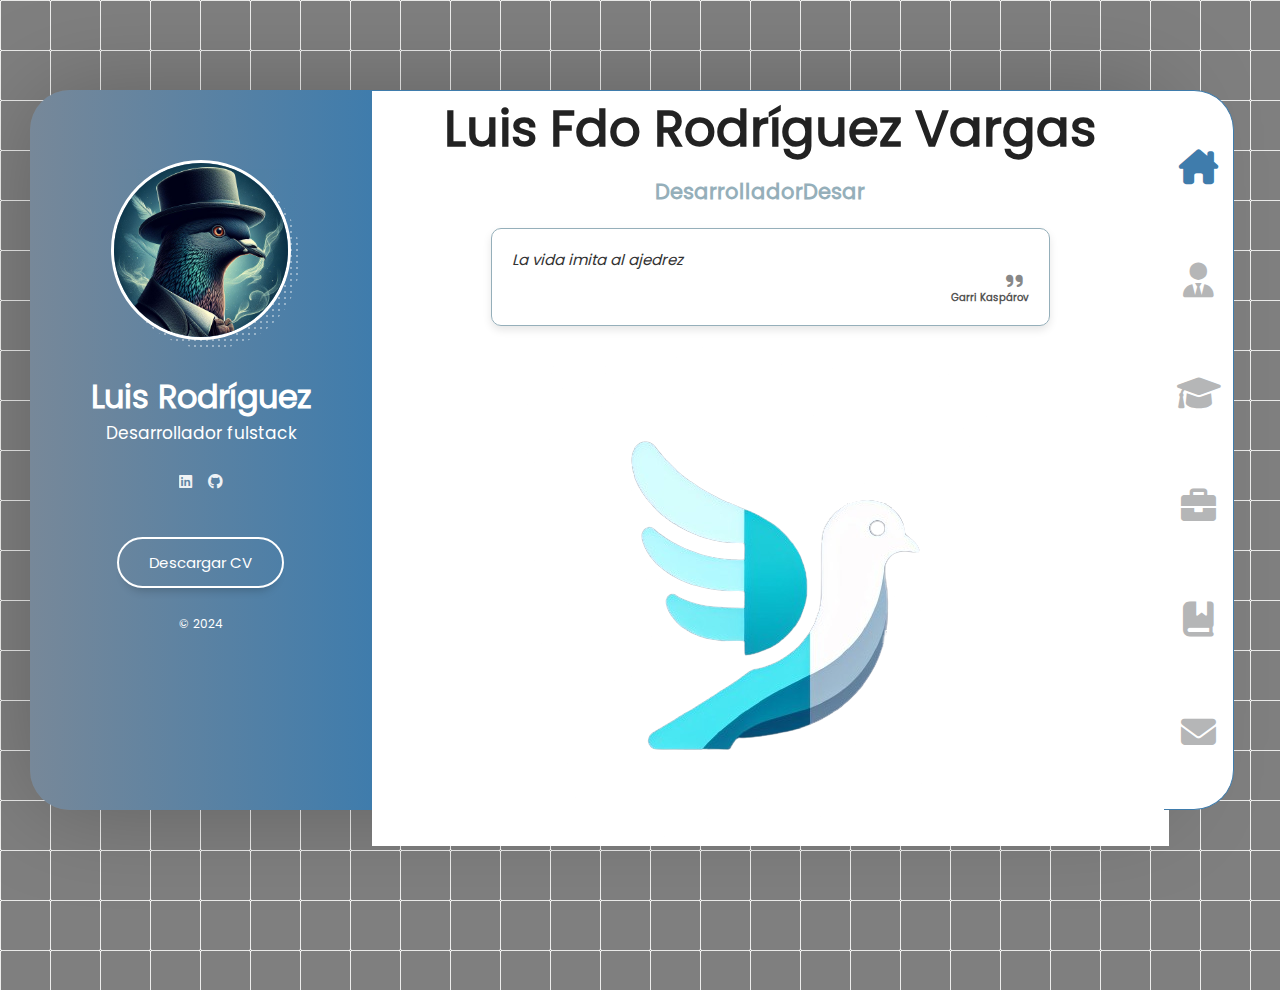
<file: index.html>
<!DOCTYPE html>
<html lang="es">

<head>
    <meta charset="UTF-8">
    <meta name="viewport" content="width=device-width, initial-scale=1.0, maximum-scale=1">
    <title>Inicio - Portafolio Web</title>
    <link rel="stylesheet" href="./assets/fonts/fontawesome-free-6.1.2-web/css/all.css" />
    <link rel="stylesheet" href="./assets/css/reset.css" />
    <link rel="stylesheet" href="./assets/css/scroll.css" />
    <link rel="stylesheet" href="./assets/css/styles.css" />
    <link rel="stylesheet" href="./assets/fonts/poppins/poppins.css" />
    <link rel="stylesheet" href="./assets/css/responsive.css" />
    <link rel="shortcut icon" type="image/x-icon" href="favicon.ico" />
    <script src="assets/js/menu.js" defer></script>
    <script src="./assets/js/animation.js" defer></script>
    <script src="./assets/js/transition.js" defer></script>
</head>

<body>
    <!--Layout principal-->

    <div class="layout">
        <!--Barra lateral-->
        <aside class="layout__aside">
            <section class="aside__user-info">
                <!--Informacion general-->
                <div class="user-info__general">
                    <div class="user-info__container-image">
                        <img src="assets/img/default-user.jpeg" class="user-info__image"
                            alt="Foto de perfil del usuario" />
                    </div>
                    <h2 class="user-info__name">Luis Rodríguez</h2>
                    <h4 class="user-info__job">Desarrollador fulstack</h4>
                </div>
                <!--Menu de navegacion-->
                <nav class="layout__menu">
                    <ul class="menu__list">
                        <li class="menu__option">
                            <a class="menu__link--1 a menu__link menu__link--active">
                                <i class="fa-solid fa-house-chimney menu__icon"></i>
                                <span class="menu__overlay">Inicio</span>
                            </a>
                        </li>
                        <li class="menu__option">
                            <a href="sobre-mi.html" class="menu__link b menu__link--2"
                                onclick="onRouteClick('b',false); return false;">
                                <i class="fa-solid fa-user-tie menu__icon"></i>
                                <span class="menu__overlay">Sobre mi</span>
                            </a>
                        </li>
                        <li class="menu__option">
                            <a href="curriculum.html" class="menu__link c menu__link--3"
                                onclick="onRouteClick('c',false); return false;">
                                <i class="fa-solid fa-graduation-cap menu__icon"></i>
                                <span class="menu__overlay">Curriculum</span>
                            </a>
                        </li>
                        <li class="menu__option">
                            <a href="portafolio.html" class="menu__link d menu__link--4"
                                onclick="onRouteClick('d',false); return false;">
                                <i class="fa-solid fa-briefcase menu__icon"></i>
                                <span class="menu__overlay">Portafolio</span>
                            </a>
                        </li>
                        <li class="menu__option">
                            <a href="blog.html" class="menu__link e menu__link--5"
                                onclick="onRouteClick('e',false); return false;">
                                <i class="fa-solid fa-book-bookmark menu__icon"></i>
                                <span class="menu__overlay">Blog</span>
                            </a>
                        </li>
                        <li class="menu__option">
                            <a href="contacto.html" class="menu__link f menu__link--6"
                                onclick="onRouteClick('f',false); return false;">
                                <i class="fa-solid fa-envelope menu__icon"></i>
                                <span class="menu__overlay">Contacto</span>
                            </a>
                        </li>

                    </ul>
                </nav>
                <div class="user-info__user-link">
                    <ul class="user-link__social">
                        <li class="social__option">
                            <a href="https://www.linkedin.com/in/luis-fernando-rodr%C3%ADguez-vargas-449221279/"
                                class="social__link">
                                <i class="fa-brands fa-linkedin"></i>
                            </a>
                        </li>
                        <li class="social__option">
                            <a href="https://github.com/LuisFerRodVar" class="social__link">
                                <i class="fa-brands fa-github"></i>
                            </a>
                        </li>
                    </ul>
                </div>
                <div class="user-info__buttons">
                    <a href="#" class="user-info__btn">Descargar CV</a>
                </div>

                <footer class="user-info__footer">
                    &copy; 2024
                </footer>
            </section>
        </aside>

        <!--Menu responsive-->
        <div class="layout__menu-toggle">
            <i class="menu__toggle-icon fa-solid fa-bars"></i>
            <i class="menu__toggle-icon fa-solid fa-xmark"></i>
        </div>
        <main class="layout__content" id="page">

            <section class="content__page">
                <div class="loader">
                    <span class="loader__book"></span>
                </div>
                <h1 class="page__name">Luis Fdo Rodríguez Vargas</h1>

                <h2 class='console-container'>Desarrollador<span id='text'></span>
                    <div class='console-underscore' id='console'>&#95;</div>
                </h2>
                <div class="page__quote">
                    <p class="quote__text">
                        La vida imita al ajedrez
                    </p>
                    <i class="fa-solid fa-quote-right"></i>
                    <small class="quote__author">
                        Garri Kaspárov
                    </small>

                </div>
                <div class="page__logoContainer">
                    <img class="page__logo" src="./assets/img/logo-removebg-preview.png" />

                </div>


            </section>
        </main>
    </div>
</body>

</html>
</file>
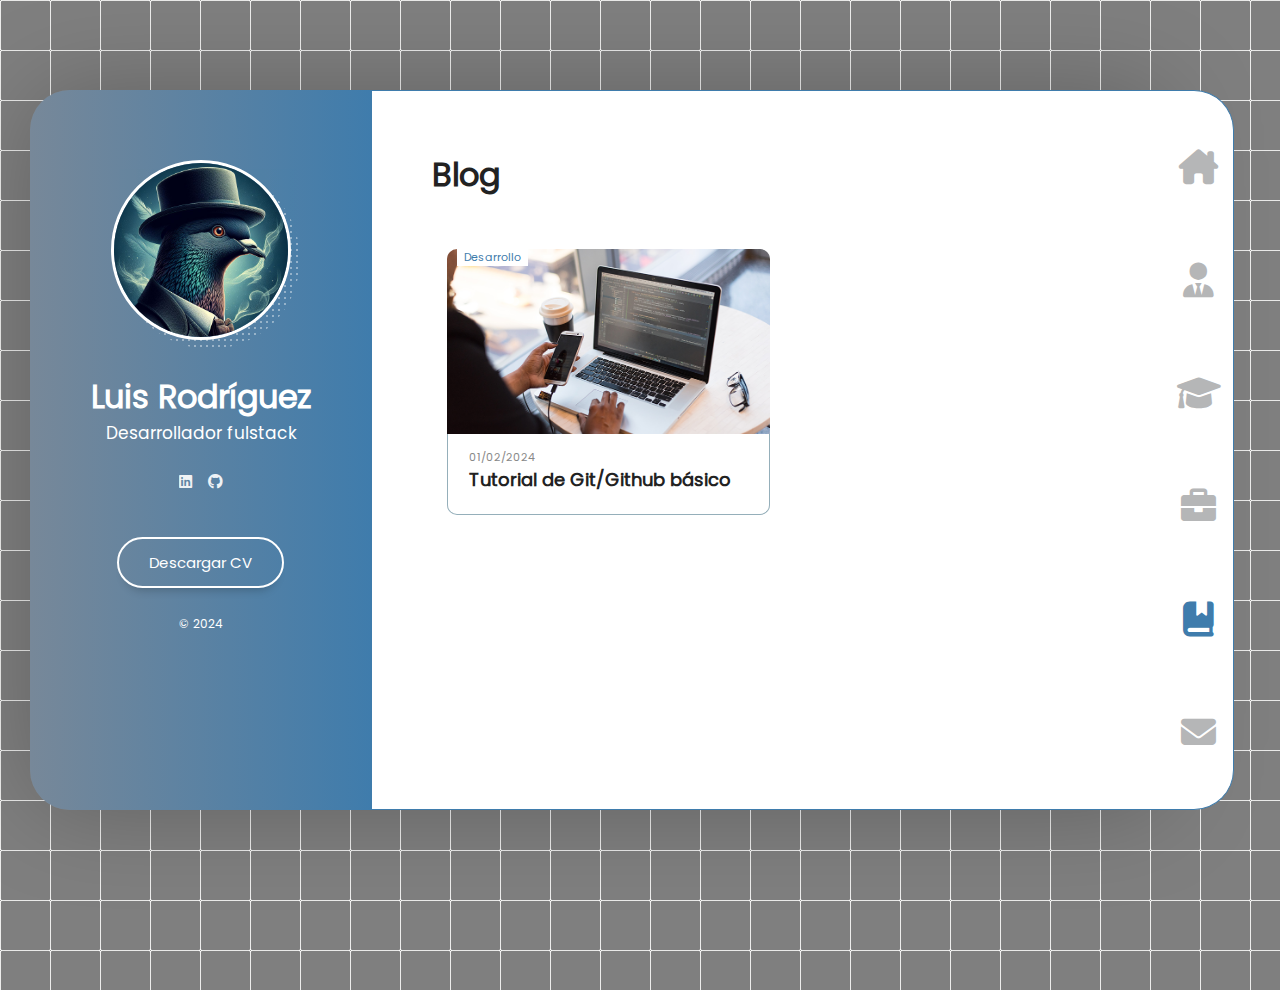
<file: blog.html>
<!DOCTYPE html>
<html lang="es">

<head>
    <meta charset="UTF-8">
    <meta name="viewport" content="width=device-width, initial-scale=1.0, maximum-scale=1">
    <title>Portafolio Luis Fernando Rodríguez Vargas</title>
    <link rel="stylesheet" href="./assets/fonts/fontawesome-free-6.1.2-web/css/all.css" />
    <link rel="stylesheet" href="./assets/css/reset.css" />
    <link rel="stylesheet" href="./assets/css/scroll.css" />
    <link rel="stylesheet" href="./assets/css/styles.css" />
    <link rel="stylesheet" href="./assets/fonts/poppins/poppins.css" />
    <link rel="stylesheet" href="./assets/css/responsive.css" />
   
    <script src="assets/js/menu.js" defer></script>
    <script src="./assets/js/transition.js" defer></script>
    <script src="./assets/js/blogAnimation.js"></script>

</head>

<body>
    <!--Layout principal-->
    <div class="layout">
        <!--Barra lateral-->
        <aside class="layout__aside">
            <section class="aside__user-info">
                <!--Informacion general-->
                <div class="user-info__general">
                    <div class="user-info__container-image">
                        <img src="assets/img/default-user.jpeg" class="user-info__image"
                            alt="Foto de perfil del usuario" />
                    </div>
                    <h2 class="user-info__name">Luis Rodríguez</h2>
                    <h4 class="user-info__job">Desarrollador fulstack</h4>
                </div>
                <!--Menu de navegacion-->
                <nav class="layout__menu">
                    <ul class="menu__list">
                        <li class="menu__option">
                            <a class="menu__link--1 a menu__link" onclick="onRouteClick('a'); return false;">
                                <i class="fa-solid fa-house-chimney menu__icon"></i>
                                <span class="menu__overlay">Inicio</span>
                            </a>
                        </li>
                        <li class="menu__option">
                            <a href="sobre-mi.html" class="menu__link b menu__link--2"
                                onclick="onRouteClick('b'); return false;">
                                <i class="fa-solid fa-user-tie menu__icon"></i>

                                <span class="menu__overlay">Sobre mi</span>
                            </a>
                        </li>
                        <li class="menu__option">
                            <a href="curriculum.html" class="menu__link c menu__link--3"
                                onclick="onRouteClick('c'); return false;">
                                <i class="fa-solid fa-graduation-cap menu__icon"></i>
                                <span class="menu__overlay">Curriculum</span>
                            </a>
                        </li>
                        <li class="menu__option">
                            <a href="portafolio.html" class="menu__link d menu__link--4"
                                onclick="onRouteClick('d'); return false;">
                                <i class="fa-solid fa-briefcase menu__icon"></i>
                                <span class="menu__overlay">Portafolio</span>
                            </a>
                        </li>
                        <li class="menu__option">
                            <a class="menu__link e menu__link--5 menu__link--active">
                                <i class="fa-solid fa-book-bookmark menu__icon"></i>
                                <span class="menu__overlay">Blog</span>
                            </a>
                        </li>
                        <li class="menu__option">
                            <a href="contacto.html" class="menu__link f menu__link--6"
                                onclick="onRouteClick('f'); return false;">
                                <i class="fa-solid fa-envelope menu__icon"></i>
                                <span class="menu__overlay">Contacto</span>
                            </a>
                        </li>

                    </ul>
                </nav>
                <div class="user-info__user-link">
                    <ul class="user-link__social">
                        <li class="social__option">
                            <a href="https://www.linkedin.com/in/luis-fernando-rodr%C3%ADguez-vargas-449221279/"
                                class="social__link">
                                <i class="fa-brands fa-linkedin"></i>
                            </a>
                        </li>
                        <li class="social__option">
                            <a href="https://github.com/LuisFerRodVar" class="social__link">
                                <i class="fa-brands fa-github"></i>
                            </a>
                        </li>
                    </ul>
                </div>
                <div class="user-info__buttons">
                    <a href="#" class="user-info__btn">Descargar CV</a>
                </div>

                <footer class="user-info__footer">
                    &copy; 2024
                </footer>
            </section>
        </aside>
        <div class="layout__menu-toggle">
            <i class="menu__toggle-icon fa-solid fa-bars"></i>
            <i class="menu__toggle-icon fa-solid fa-xmark"></i>
        </div>
        <main class="layout__content" id="page">
            <section class="content__page content__blog">
                <div class="loader">
                    <span class="loader__book"></span>
                </div>
                <div class="mask" id="mask">
                </div>
                <header class="blog__header">
                    <h1 class="blog__title">
                        Blog
                    </h1>
                </header>

                <section class="blog__articles">
                    <article class="articles__article" onclick="showMask(this,1)">
                        <div class="article__top">
                            <div class="article__category">Desarrollo</div>
                            <a href="#" class="article__image-link">
                                <div class="article__mask">
                                    <img class="article__image" src="assets/img/articulo-1.jpg" />

                                </div>
                                <div class="article__logo">
                                    <i class="fa-solid fa-lightbulb"></i>
                                </div>
                            </a>

                        </div>
                        <div class="article__bottom">
                            <time class="article__date" datetime="2024-02-01">01/02/2024</time>
                            <a href="#" class="article__link">
                                <h2 class="article__title">Tutorial de Git/Github básico</h2>
                            </a>
                        </div>
                    </article>
                    

                </section>
            </section>

        </main>


    </div>
</body>

</html>
</file>
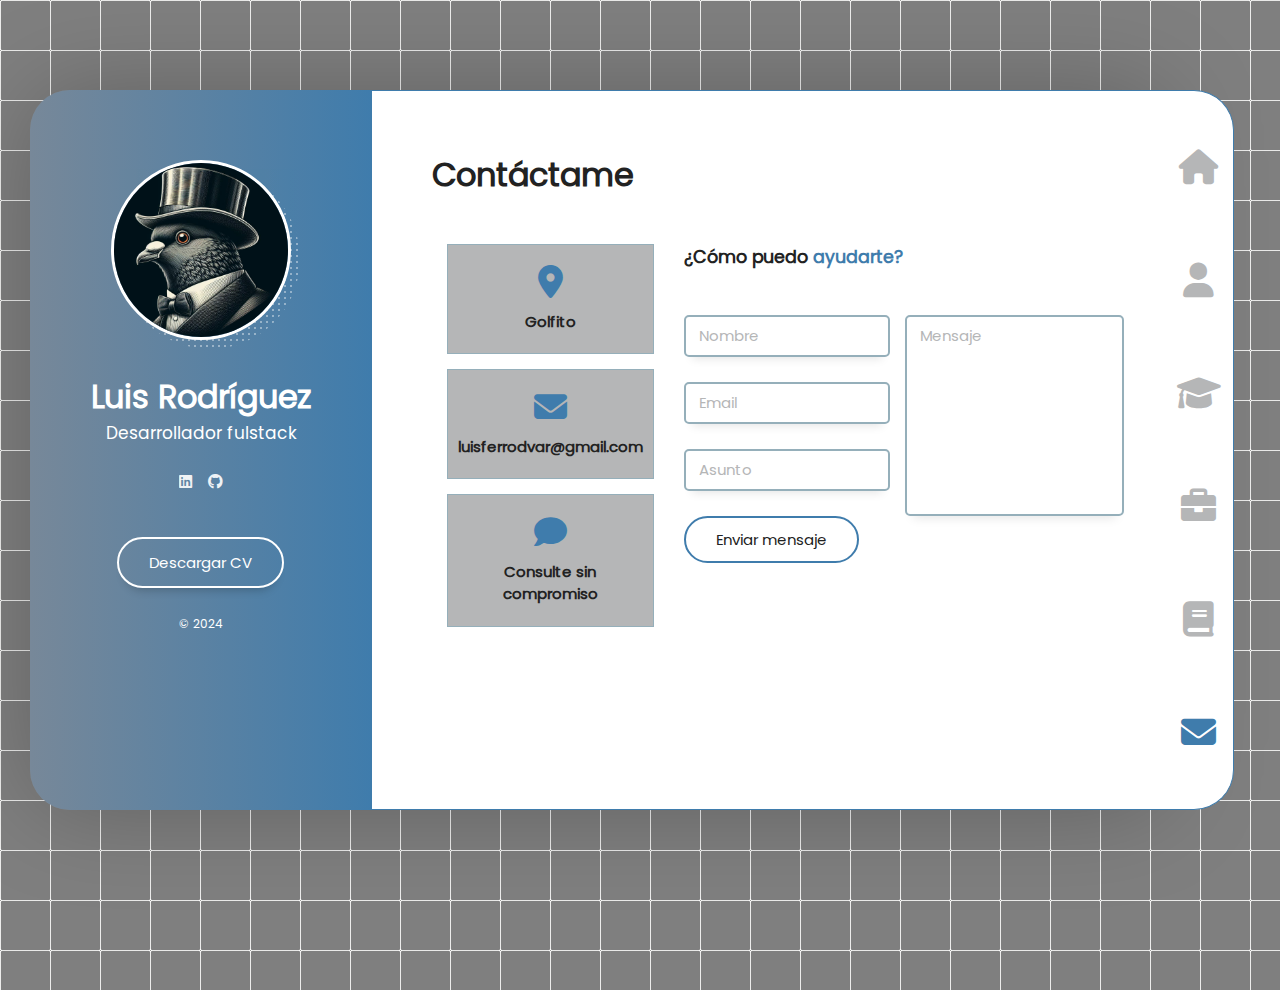
<file: contacto.html>
<!DOCTYPE html>
<html lang="es">

<head>
    <meta charset="UTF-8">
    <meta name="viewport" content="width=device-width, initial-scale=1.0, maximum-scale=1">
    <title>Portafolio Luis Fernando Rodríguez Vargas</title>
    <link rel="stylesheet" href="./assets/fonts/fontawesome-free-6.1.2-web/css/all.css" />
    <link rel="stylesheet" href="./assets/css/reset.css" />
    <link rel="stylesheet" href="./assets/css/scroll.css" />
    <link rel="stylesheet" href="./assets/css/styles.css" />
    <link rel="stylesheet" href="./assets/fonts/poppins/poppins.css" />
    <link rel="stylesheet" href="./assets/css/responsive.css" />
    <script src="assets/js/menu.js" defer></script>
    <script src="./assets/js/transition.js" defer></script>
    <script src="./assets/js/sendEmail.js" defer></script>
    <!-- <script type="text/javascript" src="https://cdn.jsdelivr.net/npm/@emailjs/browser@3/dist/email.min.js"></script> -->
    <script src="https://smtpjs.com/v3/smtp.js"></script>

   

</head>

<body>
    <!--Layout principal-->
    <div class="background">

        <div class="fondo">

        </div>

        <div class="layout">
            <!--Barra lateral-->
            <aside class="layout__aside">
                <section class="aside__user-info">
                    <!--Informacion general-->
                    <div class="user-info__general">
                        <div class="user-info__container-image">
                            <img src="assets/img/default-user.jpg" class="user-info__image"
                                alt="Foto de perfil del usuario" />
                        </div>
                        <h2 class="user-info__name">Luis Rodríguez</h2>
                        <h4 class="user-info__job">Desarrollador fulstack</h4>
                    </div>
                    <!--Menu de navegacion-->
                    <nav class="layout__menu">
                        <ul class="menu__list">
                            <li class="menu__option">
                                <a href="index.html" class="menu__link--1 a menu__link"
                                    onclick="onRouteClick('a'); return false;">
                                    <i class="fa-solid fa-home"></i>
                                    <span class="menu__overlay">Inicio</span>
                                </a>
                            </li>
                            <li class="menu__option">
                                <a href="sobre-mi.html" class="menu__link b menu__link--2"
                                    onclick="onRouteClick('b'); return false;">
                                    <i class="fa-solid fa-user"></i>
                                    <span class="menu__overlay">Sobre mi</span>
                                </a>
                            </li>
                            <li class="menu__option">
                                <a href="curriculum.html" class="menu__link c menu__link--3"
                                    onclick="onRouteClick('c'); return false;">
                                    <i class="fa-solid fa-graduation-cap"></i>
                                    <span class="menu__overlay">Curriculum</span>
                                </a>
                            </li>
                            <li class="menu__option">
                                <a href="portafolio.html" class="menu__link d menu__link--4"
                                    onclick="onRouteClick('d'); return false;">
                                    <i class="fa-solid fa-briefcase"></i>
                                    <span class="menu__overlay">Portafolio</span>
                                </a>
                            </li>
                            <li class="menu__option">
                                <a href="blog.html" class="menu__link e menu__link--5"
                                    onclick="onRouteClick('e'); return false;">
                                    <i class="fa-solid fa-book"></i>
                                    <span class="menu__overlay">Blog</span>
                                </a>
                            </li>
                            <li class="menu__option">
                                <a class="menu__link f menu__link--6 menu__link--active">
                                    <i class="fa-solid fa-envelope"></i>
                                    <span class="menu__overlay">Contacto</span>
                                </a>
                            </li>


                        </ul>
                    </nav>
                    <div class="user-info__user-link">
                        <ul class="user-link__social">
                            <li class="social__option">
                                <a href="https://www.linkedin.com/in/luis-fernando-rodr%C3%ADguez-vargas-449221279/"
                                    class="social__link">
                                    <i class="fa-brands fa-linkedin"></i>
                                </a>
                            </li>
                            <li class="social__option">
                                <a href="https://github.com/LuisFerRodVar" class="social__link">
                                    <i class="fa-brands fa-github"></i>
                                </a>
                            </li>
                        </ul>
                    </div>
                    <div class="user-info__buttons">
                        <a href="#" class="user-info__btn">Descargar CV</a>
                    </div>

                    <footer class="user-info__footer">
                        &copy; 2024
                    </footer>
                </section>
            </aside>
            <div class="layout__menu-toggle">
                <i class="menu__toggle-icon fa-solid fa-bars"></i>
                <i class="menu__toggle-icon fa-solid fa-xmark"></i>
            </div>
            <main class="layout__content" id="page">
                <div class="loader">
                    <span class="loader__book"></span>
                </div>
                <section class="content__page content__contact">
                    <header class="contact__header">
                        <h1 class="contact__title">Contáctame</h1>
                    </header>
                    <div class="contact__container">
                        <section class="contact__info">
                            <div class="contact__data">
                                <i class="contact__icon fa-solid fa-location-dot"></i>
                                <h2 class="contact__subtitle">Golfito</h2>
                            </div>
                            <div class="contact__data">
                                <i class="contact__icon fa-solid fa-envelope"></i>
                                <h2 class="contact__subtitle">luisferrodvar@gmail.com</h2>
                            </div>
                            <div class="contact__data">
                                <i class="contact__icon fa-solid fa-comment"></i>
                                <h2 class="contact__subtitle">Consulte sin compromiso</h2>
                            </div>

                        </section>
                        <section class="contact__form-box">

                            <header class="contact__form-header">
                                <h3 class="form-header__subtitle">
                                    ¿Cómo puedo <span class="title__color">ayudarte?</span>
                                </h3>
                            </header>
                            <form class="contact__form" id="form">
                                <div class="form__container">
                                    <div class="form__left">
                                        <div class="form__group">
                                            <input type="text" class="form__input" name="name" required
                                                placeholder="Nombre" id="name" />
                                            <label for="name" class="form__label">Nombre</label>
                                        </div>
                                        <div class="form__group">
                                            <input type="email" class="form__input" name="email" required
                                                placeholder="Email" id="email"/>
                                            <label for="email" class="form__label">Email</label>
                                        </div>
                                        <div class="form__group">
                                            <input type="text" class="form__input" name="subject" required
                                                placeholder="Asunto" id="subject" />
                                            <label for="subject" class="form__label">Asunto</label>
                                        </div>
                                    </div>
                                    <div class="form__right">
                                        <div class="form__group form__group--textarea">
                                            <textarea class="form__input form__input--textarea" name="message" required
                                                placeholder="Mensaje" id="message"></textarea>
                                            <label for="message" class="form__label">Mensaje</label>
                                        </div>

                                    </div>

                                </div>
                                <input type="submit" id="formBtn" class="form__button" value="Enviar mensaje" />
                            </form>

                        </section>
                    </div>
                </section>
            </main>


        </div>
    </div>
</body>

</html>
</file>
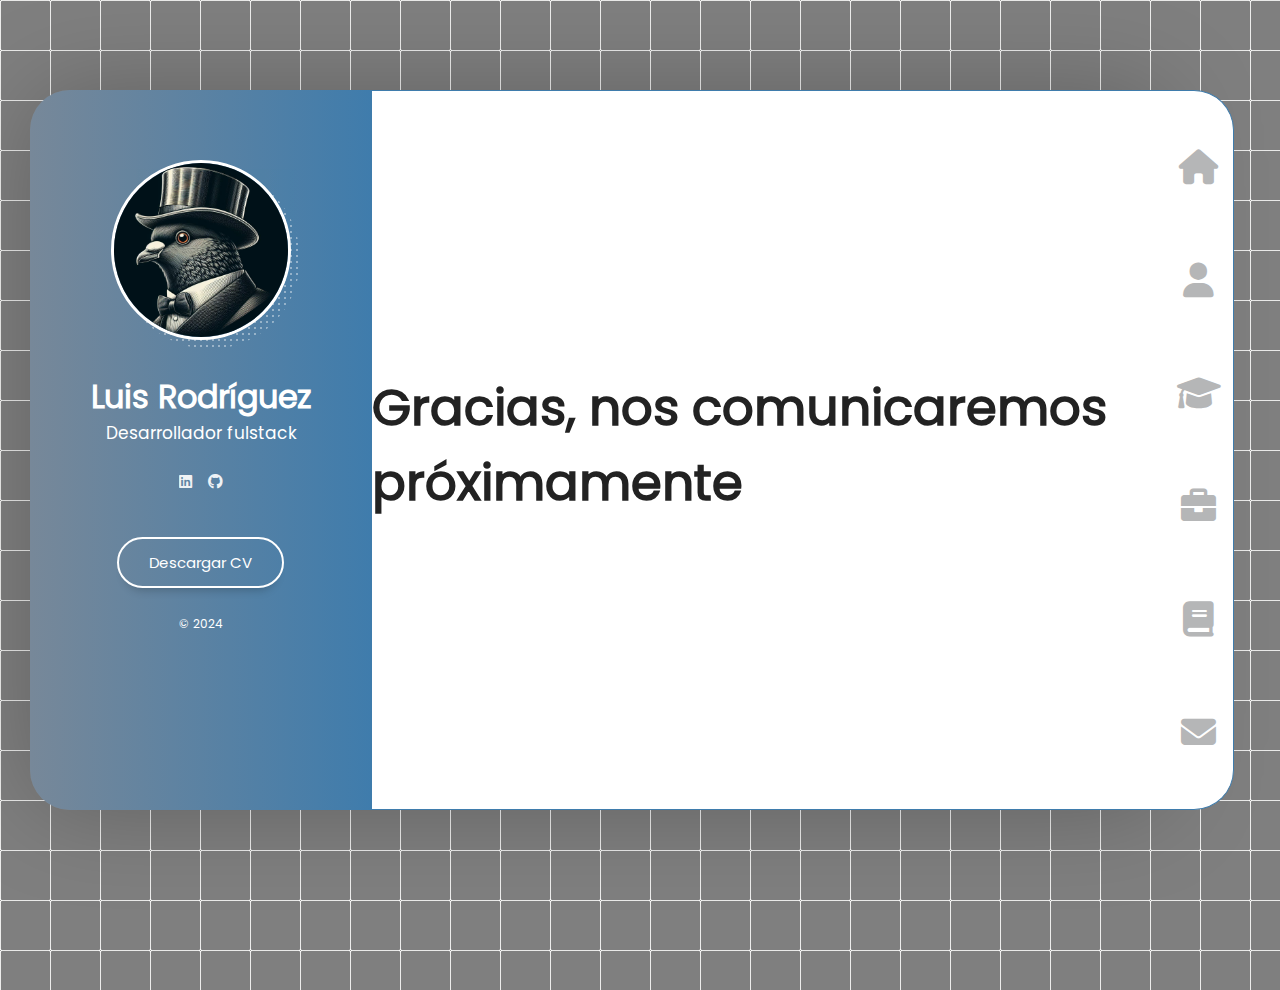
<file: gracias.html>
<!DOCTYPE html>
<html lang="es">

<head>
    <meta charset="UTF-8">
    <meta name="viewport" content="width=device-width, initial-scale=1.0, maximum-scale=1">
    <title>Portafolio Luis Fernando Rodríguez Vargas</title>
    <link rel="stylesheet" href="./assets/fonts/fontawesome-free-6.1.2-web/css/all.css" />
    <link rel="stylesheet" href="./assets/css/reset.css" />
    <link rel="stylesheet" href="./assets/css/scroll.css" />
    <link rel="stylesheet" href="./assets/css/styles.css" />
    <link rel="stylesheet" href="./assets/fonts/poppins/poppins.css" />
    <link rel="stylesheet" href="./assets/css/responsive.css" />
    <script src="assets/js/menu.js" defer></script>
    <script src="./assets/js/animation.js" defer></script>
    <script src="./assets/js/transition.js" defer></script>
</head>

<body>
    <!--Layout principal-->
    <div class="background">

        <div class="fondo">

        </div>

        <div class="layout">
            <!--Barra lateral-->
            <aside class="layout__aside">
                <section class="aside__user-info">
                    <!--Informacion general-->
                    <div class="user-info__general">
                        <div class="user-info__container-image">
                            <img src="assets/img/default-user.jpg" class="user-info__image"
                                alt="Foto de perfil del usuario" />
                        </div>
                        <h2 class="user-info__name">Luis Rodríguez</h2>
                        <h4 class="user-info__job">Desarrollador fulstack</h4>
                    </div>
                    <!--Menu de navegacion-->
                    <nav class="layout__menu">
                        <ul class="menu__list">
                            <li class="menu__option">
                                <a class="menu__link--1 a menu__link">
                                    <i class="fa-solid fa-home"></i>
                                    <span class="menu__overlay">Inicio</span>
                                </a>
                            </li>
                            <li class="menu__option">
                                <a href="sobre-mi.html" class="menu__link b menu__link--2"
                                    onclick="onRouteClick('b'); return false;">
                                    <i class="fa-solid fa-user"></i>
                                    <span class="menu__overlay">Sobre mi</span>
                                </a>
                            </li>
                            <li class="menu__option">
                                <a href="curriculum.html" class="menu__link c menu__link--3"
                                    onclick="onRouteClick('c'); return false;">
                                    <i class="fa-solid fa-graduation-cap"></i>
                                    <span class="menu__overlay">Curriculum</span>
                                </a>
                            </li>
                            <li class="menu__option">
                                <a href="portafolio.html" class="menu__link d menu__link--4"
                                    onclick="onRouteClick('d'); return false;">
                                    <i class="fa-solid fa-briefcase"></i>
                                    <span class="menu__overlay">Portafolio</span>
                                </a>
                            </li>
                            <li class="menu__option">
                                <a href="blog.html" class="menu__link e menu__link--5"
                                    onclick="onRouteClick('e'); return false;">
                                    <i class="fa-solid fa-book"></i>
                                    <span class="menu__overlay">Blog</span>
                                </a>
                            </li>
                            <li class="menu__option">
                                <a href="contacto.html" class="menu__link f menu__link--6"
                                    onclick="onRouteClick('f'); return false;">
                                    <i class="fa-solid fa-envelope"></i>
                                    <span class="menu__overlay">Contacto</span>
                                </a>
                            </li>
                            

                        </ul>
                    </nav>
                    <div class="user-info__user-link">
                        <ul class="user-link__social">
                            <li class="social__option">
                                <a href="https://www.linkedin.com/in/luis-fernando-rodr%C3%ADguez-vargas-449221279/"
                                    class="social__link">
                                    <i class="fa-brands fa-linkedin"></i>
                                </a>
                            </li>
                            <li class="social__option">
                                <a href="https://github.com/LuisFerRodVar" class="social__link">
                                    <i class="fa-brands fa-github"></i>
                                </a>
                            </li>
                        </ul>
                    </div>
                    <div class="user-info__buttons">
                        <a href="#" class="user-info__btn">Descargar CV</a>
                    </div>

                    <footer class="user-info__footer">
                        &copy; 2024
                    </footer>
                </section>
            </aside>

            <!--Menu responsive-->
            <div class="layout__menu-toggle">
                <i class="menu__toggle-icon fa-solid fa-bars"></i>
                <i class="menu__toggle-icon fa-solid fa-xmark"></i>
            </div>
            <main class="layout__content" id="page">

                <section class="content__page">
                    <div class="loader">
                        <span class="loader__book"></span>
                    </div>
                    <h1 class="page__name">Gracias, nos comunicaremos próximamente</h1>
                    
                    

                </section>
            </main>


        </div>
    </div>
</body>

</html>
</file>
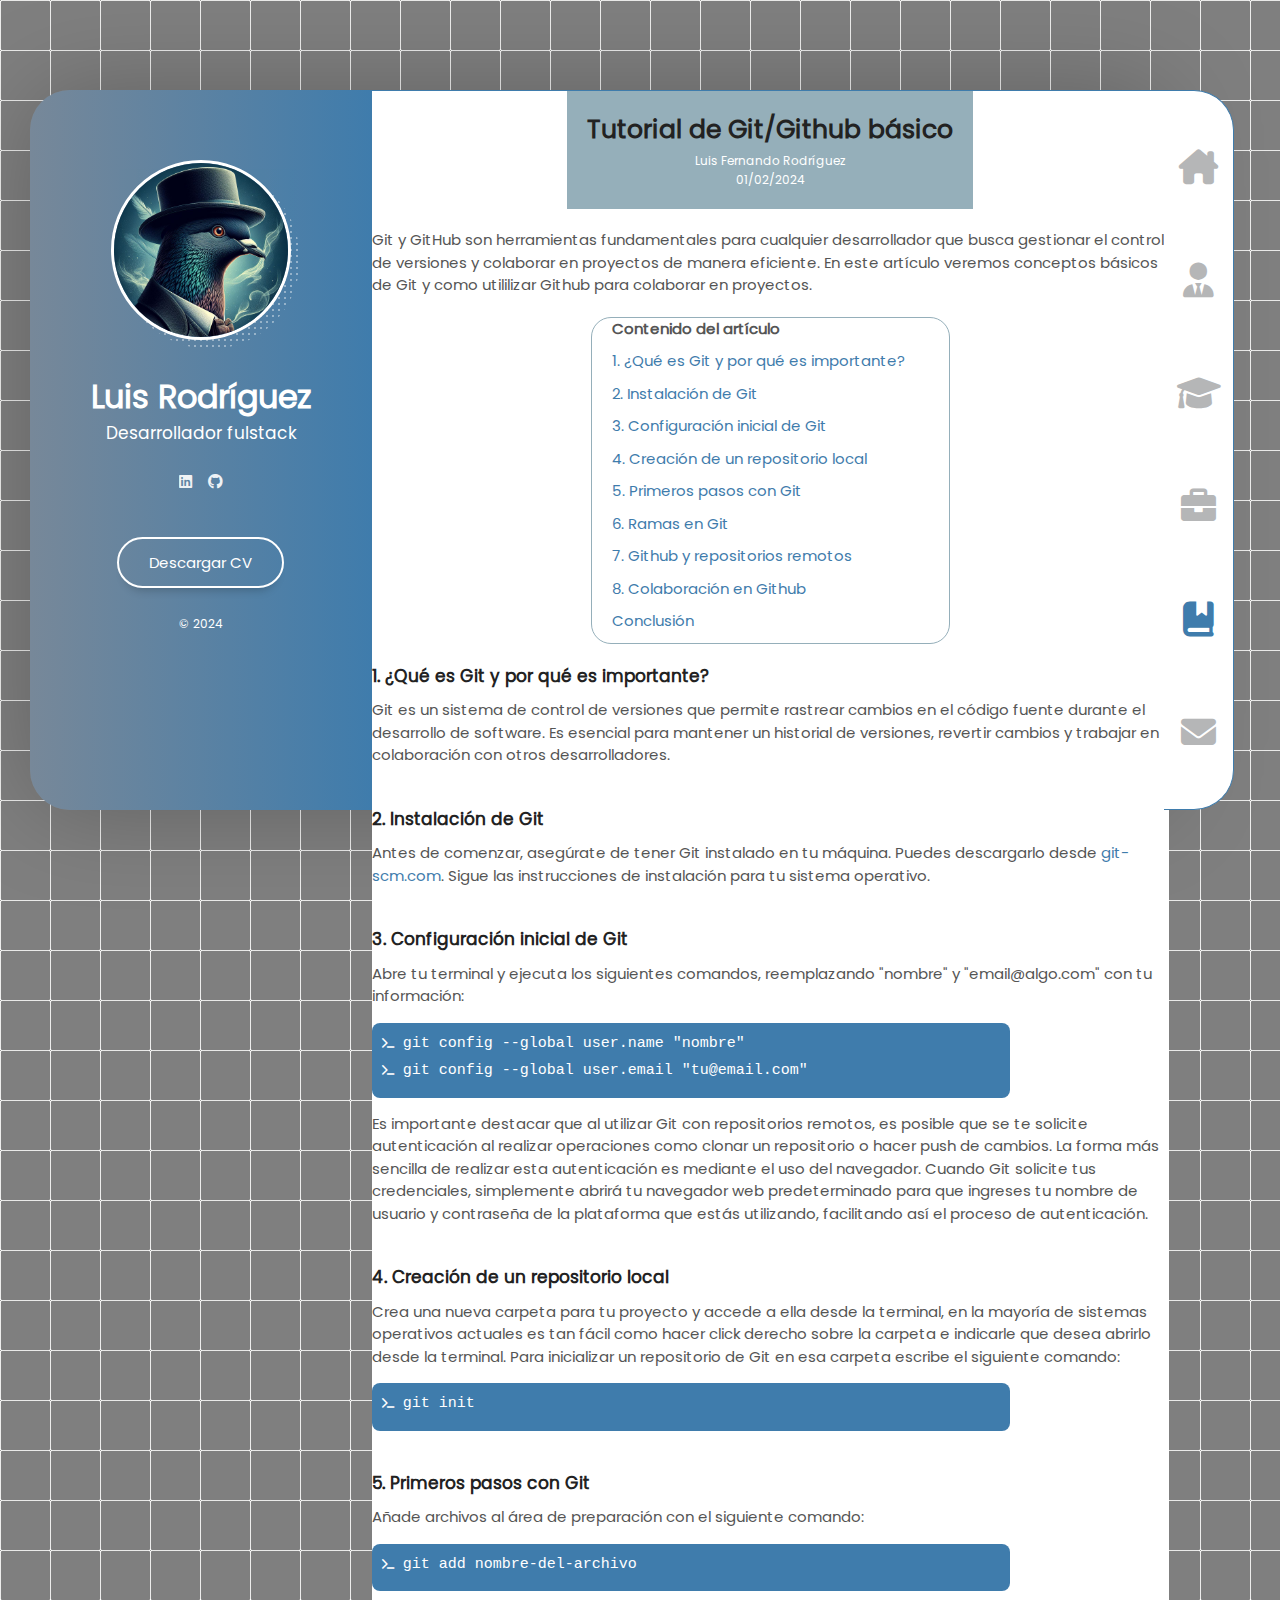
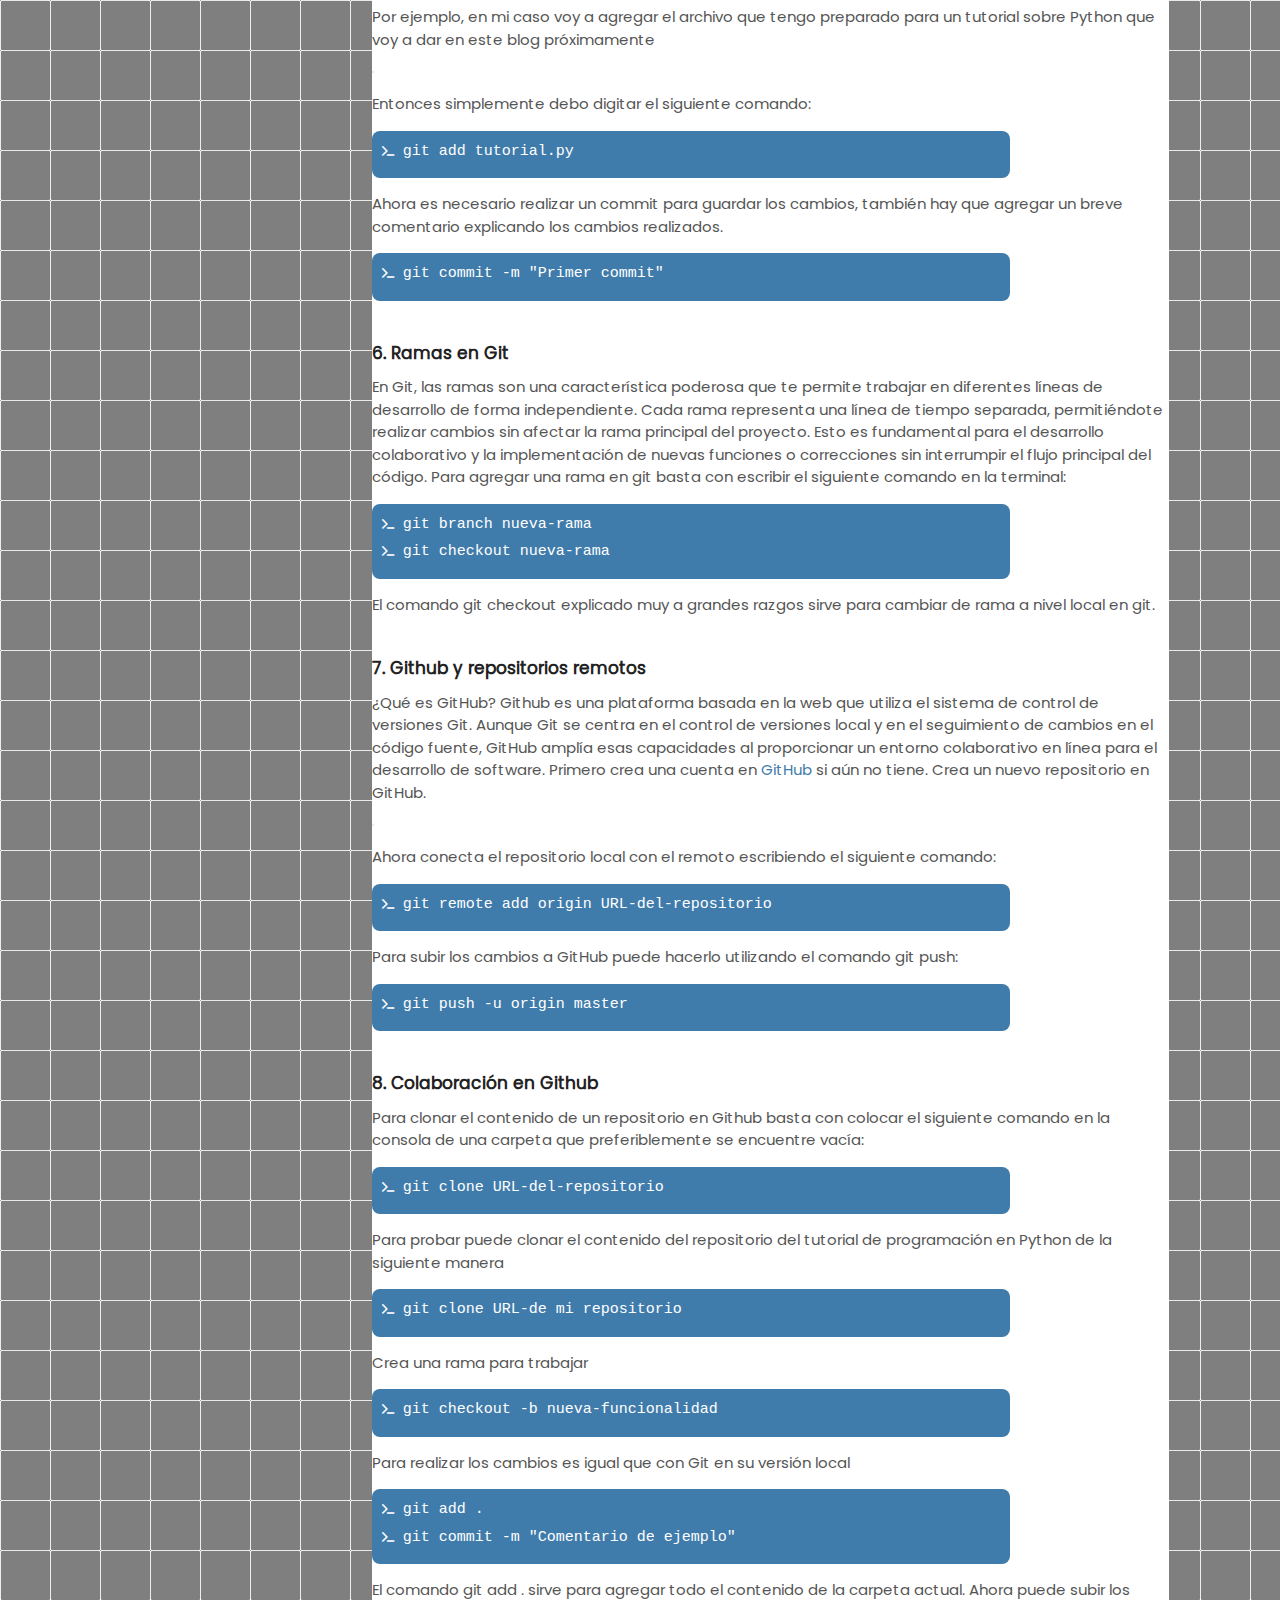
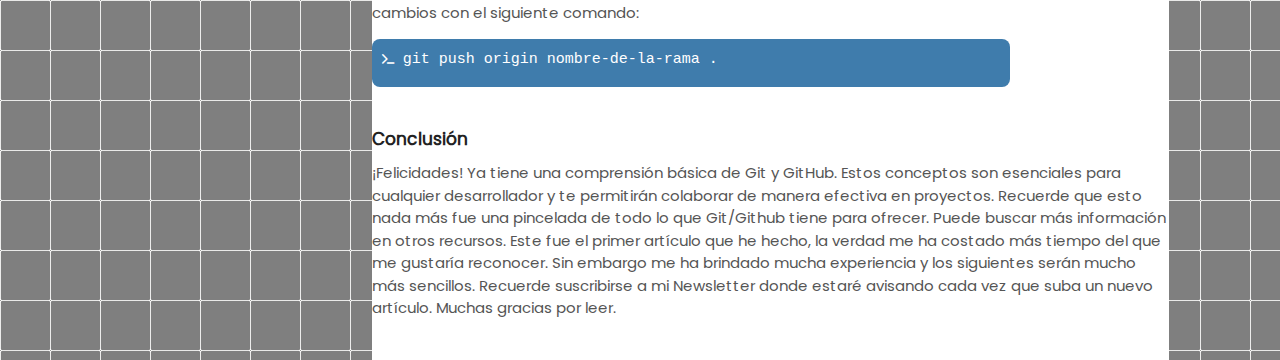
<file: prueba.html>
<!DOCTYPE html>
<html lang="es">

<head>
    <meta charset="UTF-8">
    <meta name="viewport" content="width=device-width, initial-scale=1.0, maximum-scale=1">
    <title>Portafolio Luis Fernando Rodríguez Vargas</title>
    <link rel="stylesheet" href="./assets/fonts/fontawesome-free-6.1.2-web/css/all.css" />
    <link rel="stylesheet" href="./assets/css/reset.css" />
    <link rel="stylesheet" href="./assets/css/scroll.css" />
    <link rel="stylesheet" href="./assets/css/styles.css" />
    <link rel="stylesheet" href="./assets/fonts/poppins/poppins.css" />
    <link rel="stylesheet" href="./assets/css/responsive.css" />
    <link rel="stylesheet" href="./assets/css/blogstyles.css" />
    <script src="./assets/js/menu.js" defer></script>
    <script src="./assets/js/transition.js" defer></script>
</head>

<body>
    <!--Layout principal-->

    <div class="layout">
        <!--Barra lateral-->
        <aside class="layout__aside">
            <section class="aside__user-info">
                <!--Informacion general-->
                <div class="user-info__general">
                    <div class="user-info__container-image">
                        <img src="assets/img/default-user.jpeg" class="user-info__image"
                            alt="Foto de perfil del usuario" />
                    </div>
                    <h2 class="user-info__name">Luis Rodríguez</h2>
                    <h4 class="user-info__job">Desarrollador fulstack</h4>
                </div>
                <!--Menu de navegacion-->
                <nav class="layout__menu">
                    <ul class="menu__list">
                        <li class="menu__option">
                            <a class="menu__link--1 a menu__link" onclick="onRouteClick('a'); return false;">
                                <i class="fa-solid fa-house-chimney menu__icon"></i>
                                <span class="menu__overlay">Inicio</span>
                            </a>
                        </li>
                        <li class="menu__option">
                            <a href="sobre-mi.html" class="menu__link b menu__link--2"
                                onclick="onRouteClick('b'); return false;">
                                <i class="fa-solid fa-user-tie menu__icon"></i>

                                <span class="menu__overlay">Sobre mi</span>
                            </a>
                        </li>
                        <li class="menu__option">
                            <a href="curriculum.html" class="menu__link c menu__link--3"
                                onclick="onRouteClick('c'); return false;">
                                <i class="fa-solid fa-graduation-cap menu__icon"></i>
                                <span class="menu__overlay">Curriculum</span>
                            </a>
                        </li>
                        <li class="menu__option">
                            <a href="portafolio.html" class="menu__link d menu__link--4"
                                onclick="onRouteClick('d'); return false;">
                                <i class="fa-solid fa-briefcase menu__icon"></i>
                                <span class="menu__overlay">Portafolio</span>
                            </a>
                        </li>
                        <li class="menu__option">
                            <a class="menu__link e menu__link--5 menu__link--active"
                                onclick="onRouteClick('e'); return false;">
                                <i class="fa-solid fa-book-bookmark menu__icon"></i>
                                <span class="menu__overlay">Blog</span>
                            </a>
                        </li>
                        <li class="menu__option">
                            <a href="contacto.html" class="menu__link f menu__link--6"
                                onclick="onRouteClick('f'); return false;">
                                <i class="fa-solid fa-envelope menu__icon"></i>
                                <span class="menu__overlay">Contacto</span>
                            </a>
                        </li>

                    </ul>
                </nav>
                <div class="user-info__user-link">
                    <ul class="user-link__social">
                        <li class="social__option">
                            <a href="https://www.linkedin.com/in/luis-fernando-rodr%C3%ADguez-vargas-449221279/"
                                class="social__link">
                                <i class="fa-brands fa-linkedin"></i>
                            </a>
                        </li>
                        <li class="social__option">
                            <a href="https://github.com/LuisFerRodVar" class="social__link">
                                <i class="fa-brands fa-github"></i>
                            </a>
                        </li>
                    </ul>
                </div>
                <div class="user-info__buttons">
                    <a href="#" class="user-info__btn">Descargar CV</a>
                </div>

                <footer class="user-info__footer">
                    &copy; 2024
                </footer>
            </section>
        </aside>

        <!--Menu responsive-->
        <div class="layout__menu-toggle">
            <i class="menu__toggle-icon fa-solid fa-bars"></i>
            <i class="menu__toggle-icon fa-solid fa-xmark"></i>
        </div>
        <main class="layout__content" id="page">

            <section class="content__page content__article">
                <div class="loader">
                    <div class="loader__book"></div>
                </div>
                <header class="article__header">
                    <h1 class="article__title">
                        Tutorial de Git/Github básico
                    </h1>
                    
                    <small class="article__author">Luis Fernando Rodríguez</small>
                    <time class="article__date">01/02/2024</time>
                </header>
                <section class="article__content">
                    <p class="content__introduction">
                        Git y GitHub son herramientas fundamentales para cualquier desarrollador que busca gestionar el
                        control de versiones y colaborar en proyectos de manera eficiente. En este artículo veremos
                        conceptos básicos de Git y como utililizar Github para colaborar en proyectos.
                    </p>
                    <ul class="content__index">
                        <span class="index__introduction">Contenido del artículo</span>
                        <li class="index__option">
                            <a href="#section_1" class="option__text">
                                1. ¿Qué es Git y por qué es importante?
                            </a>
                        </li>
                        <li class="index__option">
                            <a href="#section_2" class="option__text">
                                2. Instalación de Git
                            </a>
                        </li>
                        <li class="index__option">
                            <a href="#section_3" class="option__text">
                                3. Configuración inicial de Git
                            </a>
                        </li>
                        <li class="index__option">
                            <a href="#section_4" class="option__text">
                                4. Creación de un repositorio local
                            </a>
                        </li>
                        <li class="index__option">
                            <a href="#section_5" class="option__text">
                                5. Primeros pasos con Git
                            </a>
                        </li>
                        <li class="index__option">
                            <a href="#section_6" class="option__text">
                                6. Ramas en Git
                            </a>
                        </li>
                        <li class="index__option">
                            <a href="#section_7" class="option__text">
                                7. Github y repositorios remotos
                            </a>
                        </li>
                        <li class="index__option">
                            <a href="#section_8" class="option__text">
                                8. Colaboración en Github
                            </a>
                        </li>
                        <li class="index__option">
                            <a href="#section_conclusion" class="option__text">
                                Conclusión
                            </a>
                        </li>
                    </ul>
                    <article class="content__section" id="section_1">
                        <h2 class="content__subtitle">
                            1. ¿Qué es Git y por qué es importante?
                        </h2>
                        <p class="content__paragraph">
                            Git es un sistema de control de versiones que permite rastrear cambios en el código fuente
                            durante el desarrollo de software. Es esencial para mantener un historial de versiones,
                            revertir cambios y trabajar en colaboración con otros desarrolladores.
                        </p>
                    </article>
                    <article class="content__section" id="section_2">
                        <h2 class="content__subtitle">
                            2. Instalación de Git
                        </h2>
                        <p class="content__paragraph">
                            Antes de comenzar, asegúrate de tener Git instalado en tu máquina. Puedes descargarlo desde
                            <a class="content__link" href="https://git-scm.com/" target="_blank">git-scm.com</a>. Sigue
                            las instrucciones de instalación para tu sistema operativo.
                        </p>
                    </article>
                    <article class="content__section" id="section_3">
                        <h2 class="content__subtitle">
                            3. Configuración inicial de Git
                        </h2>
                        <p class="content__paragraph">
                            Abre tu terminal y ejecuta los siguientes comandos, reemplazando "nombre" y
                            "email@algo.com" con tu información:
                        </p>
                        <figure class="content__console">
                            <span class="console__line"><i class="fa fa-terminal"></i> git config --global user.name "nombre"</span>
                            <span class="console__line"><i class="fa fa-terminal"></i> git config --global user.email "tu@email.com"</span>
                        </figure>
                        <p class="content__paragraph">
                            Es importante destacar que al utilizar Git con repositorios remotos, es posible que se te
                            solicite autenticación al realizar operaciones como clonar un repositorio o hacer push de
                            cambios.
                        </p>
                        <p class="content__paragraph">
                            La forma más sencilla de realizar esta autenticación es mediante el uso del navegador.
                            Cuando Git solicite tus credenciales, simplemente abrirá tu navegador web predeterminado
                            para que ingreses tu nombre de usuario y contraseña de la plataforma que estás utilizando,
                            facilitando así el proceso de autenticación.
                        </p>
                    </article>
                    <article class="content__section" id="section_4">
                        <h2 class="content__subtitle">
                            4. Creación de un repositorio local
                        </h2>
                        <p class="content__paragraph">
                            Crea una nueva carpeta para tu proyecto y accede a ella desde la terminal, en la mayoría de
                            sistemas operativos actuales es tan fácil como hacer click derecho sobre la carpeta e
                            indicarle que desea abrirlo desde la terminal. Para inicializar un repositorio de Git en esa
                            carpeta escribe el siguiente comando:
                        </p>
                        <figure class="content__console">
                            <span class="console__line"><i class="fa fa-terminal"></i> git init</span>
                        </figure>

                    </article>
                    <article class="content__section" id="section_5">
                        <h2 class="content__subtitle">
                            5. Primeros pasos con Git
                        </h2>
                        <p class="content__paragraph">
                            Añade archivos al área de preparación con el siguiente comando:
                        </p>
                        <figure class="content__console">
                            <span class="console__line"><i class="fa fa-terminal"></i> git add nombre-del-archivo</span>
                        </figure>
                        <p class="content__paragraph">
                            Por ejemplo, en mi caso voy a agregar el archivo que tengo preparado para un tutorial sobre
                            Python que voy a dar en este blog próximamente
                        </p>
                        <div class="content__imageContainer">
                            <img class="content__image" />
                        </div>
                        <p class="content__paragraph">
                            Entonces simplemente debo digitar el siguiente comando:
                        </p>
                        <figure class="content__console">
                            <span class="console__line"><i class="fa fa-terminal"></i> git add tutorial.py</span>
                        </figure>
                        <p class="content__paragraph">
                            Ahora es necesario realizar un commit para guardar los cambios, también hay que agregar un
                            breve comentario explicando los cambios realizados.
                        </p>
                        <figure class="content__console">
                            <span class="console__line"><i class="fa fa-terminal"></i> git commit -m "Primer commit"</span>
                        </figure>
                    </article>
                    <article class="content__section" id="section_6">
                        <h2 class="content__subtitle">
                            6. Ramas en Git
                        </h2>
                        <p class="content__paragraph">
                            En Git, las ramas son una característica poderosa que te permite trabajar en diferentes
                            líneas de desarrollo de forma independiente. Cada rama representa una línea de tiempo
                            separada, permitiéndote realizar cambios sin afectar la rama principal del proyecto. Esto es
                            fundamental para el desarrollo colaborativo y la implementación de nuevas funciones o
                            correcciones sin interrumpir el flujo principal del código.
                        </p>
                        <p class="content__paragraph">
                            Para agregar una rama en git basta con escribir el siguiente comando en la terminal:
                        </p>
                        <figure class="content__console">
                            <span class="console__line"><i class="fa fa-terminal"></i> git branch nueva-rama</span>
                            <span class="console__line"><i class="fa fa-terminal"></i> git checkout nueva-rama</span>
                        </figure>
                        <p class="content__paragraph">
                            El comando git checkout explicado muy a grandes razgos sirve para cambiar de rama a nivel
                            local en git.
                        </p>
                    </article>
                    <article class="content__section" id="section_7">
                        <h2 class="content__subtitle">
                            7. Github y repositorios remotos
                        </h2>
                        <p class="content__paragraph">
                            ¿Qué es GitHub? Github es una plataforma basada en la web que utiliza el sistema de control
                            de versiones Git. Aunque Git se centra en el control de versiones local y en el seguimiento
                            de cambios en el código fuente, GitHub amplía esas capacidades al proporcionar un entorno
                            colaborativo en línea para el desarrollo de software.
                        </p>
                        <p class="content__paragraph">
                            Primero crea una cuenta en <a class="content__link" href="https://github.com/">GitHub</a> si
                            aún no tiene.
                        </p>
                        <p class="content__paragraph">
                            Crea un nuevo repositorio en GitHub.
                        </p>
                        <div class="content__imageContainer">
                            <img class="content__image" />
                        </div>
                        <p class="content__paragraph">
                            Ahora conecta el repositorio local con el remoto escribiendo el siguiente comando:
                        </p>
                        <figure class="content__console">
                            <span class="console__line"><i class="fa fa-terminal"></i> git remote add origin URL-del-repositorio</span>
                        </figure>
                        <p class="content__paragraph">
                            Para subir los cambios a GitHub puede hacerlo utilizando el comando git push:
                        </p>
                        <figure class="content__console">
                            <span class="console__line"><i class="fa fa-terminal"></i> git push -u origin master</span>
                        </figure>
                    </article>
                    <article class="content__section" id="section_8">
                        <h2 class="content__subtitle">
                            8. Colaboración en Github
                        </h2>
                        <p class="content__paragraph">
                            Para clonar el contenido de un repositorio en Github basta con colocar el siguiente comando
                            en la consola de una carpeta que preferiblemente se encuentre vacía:
                        </p>
                        <figure class="content__console">
                            <span class="console__line"><i class="fa fa-terminal"></i> git clone URL-del-repositorio</span>
                        </figure>
                        <p class="content__paragraph">
                            Para probar puede clonar el contenido del repositorio del tutorial de programación en Python
                            de la siguiente manera
                        </p>
                        <figure class="content__console">
                            <span class="console__line"><i class="fa fa-terminal"></i> git clone URL-de mi repositorio</span>
                        </figure>
                        <p class="content__paragraph">
                            Crea una rama para trabajar
                        </p>
                        <figure class="content__console">
                            <span class="console__line"><i class="fa fa-terminal"></i> git checkout -b nueva-funcionalidad</span>
                        </figure>
                        <p class="content__paragraph">
                            Para realizar los cambios es igual que con Git en su versión local
                        </p>
                        <figure class="content__console">
                            <span class="console__line"><i class="fa fa-terminal"></i> git add .</span>
                            <span class="console__line"><i class="fa fa-terminal"></i> git commit -m "Comentario de ejemplo"</span>
                        </figure>
                        <p class="content__paragraph">
                            El comando git add . sirve para agregar todo el contenido de la carpeta actual. Ahora puede
                            subir los cambios con el siguiente comando:
                        </p>
                        <figure class="content__console">
                            <span class="console__line"><i class="fa fa-terminal"></i> git push origin nombre-de-la-rama .</span>
                        </figure>
                    </article>

                    <article class="content__section" id="section_conclusion">
                        <h2 class="content__subtitle">
                            Conclusión
                        </h2>
                        <p class="content__paragraph">
                            ¡Felicidades! Ya tiene una comprensión básica de Git y GitHub. Estos conceptos son
                            esenciales para cualquier desarrollador y te permitirán colaborar de manera efectiva en
                            proyectos.
                        </p>
                        <p class="content__paragraph">
                            Recuerde que esto nada más fue una pincelada de todo lo que Git/Github tiene para ofrecer.
                            Puede buscar más información en otros recursos. Este fue el primer artículo que he hecho, la
                            verdad me ha costado más tiempo del que me gustaría reconocer. Sin embargo me ha brindado
                            mucha
                            experiencia y los siguientes serán mucho más sencillos. Recuerde suscribirse a mi Newsletter
                            donde estaré avisando cada vez que suba un nuevo artículo. Muchas gracias por leer.
                        </p>

                    </article>
                </section>



            </section>
        </main>
    </div>
</body>

</html>
</file>
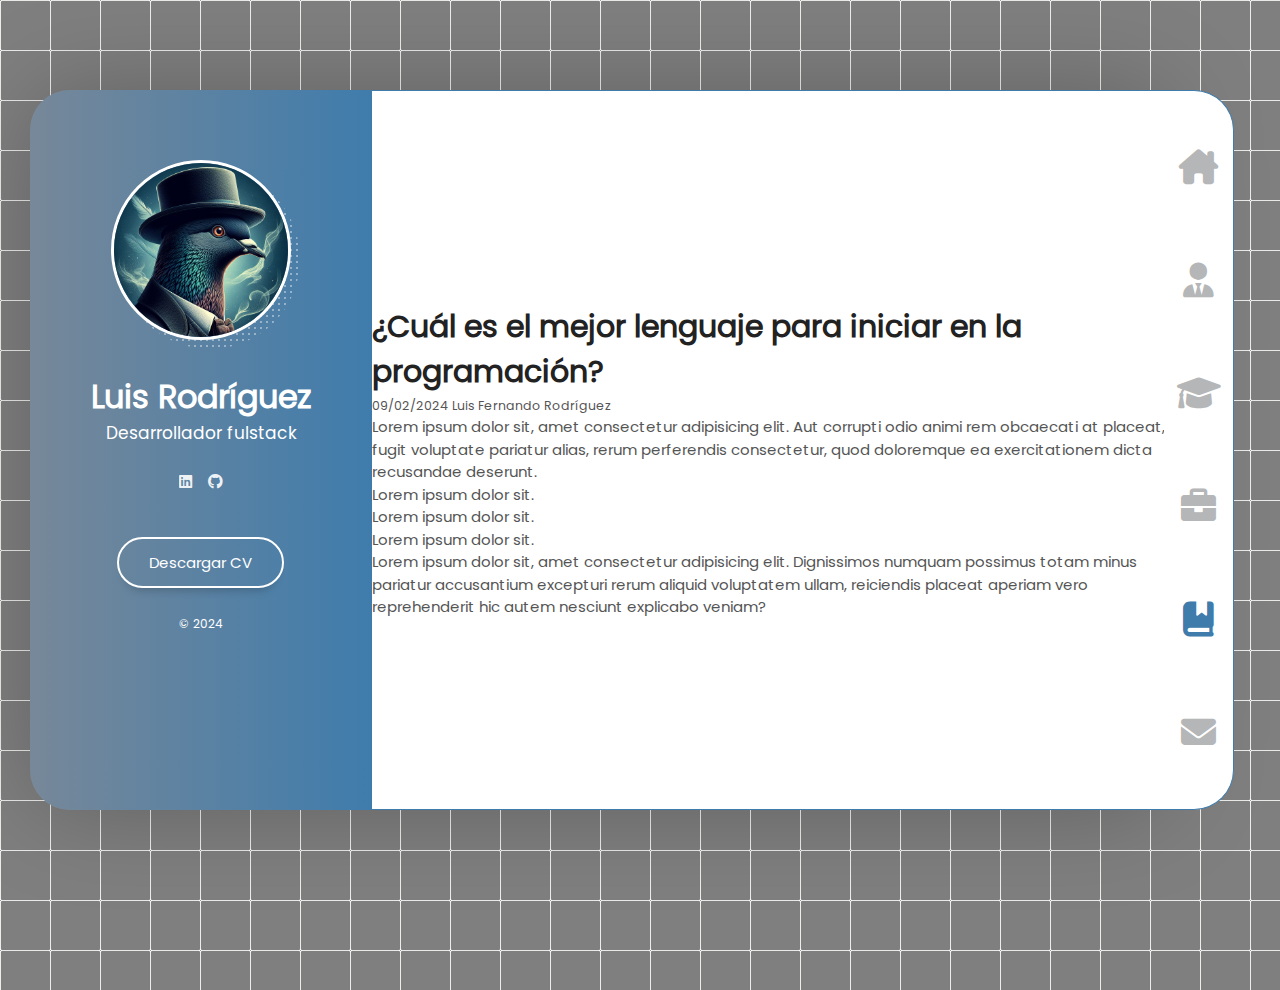
<file: articles/primer-lenguaje.html>
<!DOCTYPE html>
<html lang="es">

<head>
    <meta charset="UTF-8">
    <meta name="viewport" content="width=device-width, initial-scale=1.0, maximum-scale=1">
    <title>Tutorial de Git/Github básico</title>
    <link rel="stylesheet" href="../assets/fonts/fontawesome-free-6.1.2-web/css/all.css" />
    <link rel="stylesheet" href="../assets/css/reset.css" />
    <link rel="stylesheet" href="../assets/css/scroll.css" />
    <link rel="stylesheet" href="../assets/css/styles.css" />
    <link rel="stylesheet" href="../assets/fonts/poppins/poppins.css" />
    <link rel="stylesheet" href="../assets/css/blogstyles.css" />
    <link rel="stylesheet" href="../assets/css/responsive.css" />
    <script src="../assets/js/headerBlog.js" defer></script>
    <script src="../assets/js/menu.js" defer></script>
    <script src="../assets/js/transition.js" defer></script>
</head>

<body>
    <!--Layout principal-->

    <div class="layout">
        <!--Barra lateral-->
        <aside class="layout__aside">
            <section class="aside__user-info">
                <!--Informacion general-->
                <div class="user-info__general">
                    <div class="user-info__container-image">
                        <img src="../assets/img/default-user.jpeg" class="user-info__image"
                            alt="Foto de perfil del usuario" />
                    </div>
                    <h2 class="user-info__name">Luis Rodríguez</h2>
                    <h4 class="user-info__job">Desarrollador fulstack</h4>
                </div>
                <!--Menu de navegacion-->
                <nav class="layout__menu">
                    <ul class="menu__list">
                        <li class="menu__option">
                            <a class="menu__link--1 a menu__link" onclick="onRouteClick('a',true); return false;">
                                <i class="fa-solid fa-house-chimney menu__icon"></i>
                                <span class="menu__overlay">Inicio</span>
                            </a>
                        </li>
                        <li class="menu__option">
                            <a href="../sobre-mi.html" class="menu__link b menu__link--2"
                                onclick="onRouteClick('b',true); return false;">
                                <i class="fa-solid fa-user-tie menu__icon"></i>

                                <span class="menu__overlay">Sobre mi</span>
                            </a>
                        </li>
                        <li class="menu__option">
                            <a href="../curriculum.html" class="menu__link c menu__link--3"
                                onclick="onRouteClick('c',true); return false;">
                                <i class="fa-solid fa-graduation-cap menu__icon"></i>
                                <span class="menu__overlay">Curriculum</span>
                            </a>
                        </li>
                        <li class="menu__option">
                            <a href="../portafolio.html" class="menu__link d menu__link--4"
                                onclick="onRouteClick('d',true); return false;">
                                <i class="fa-solid fa-briefcase menu__icon"></i>
                                <span class="menu__overlay">Portafolio</span>
                            </a>
                        </li>
                        <li class="menu__option">
                            <a href="../blog.html" class="menu__link e menu__link--5 menu__link--active"
                                onclick="onRouteClick('e',true); return false;">
                                <i class="fa-solid fa-book-bookmark menu__icon"></i>
                                <span class="menu__overlay">Blog</span>
                            </a>
                        </li>
                        <li class="menu__option">
                            <a href="../contacto.html" class="menu__link f menu__link--6"
                                onclick="onRouteClick('f',true); return false;">
                                <i class="fa-solid fa-envelope menu__icon"></i>
                                <span class="menu__overlay">Contacto</span>
                            </a>
                        </li>

                    </ul>
                </nav>
                <div class="user-info__user-link">
                    <ul class="user-link__social">
                        <li class="social__option">
                            <a href="https://www.linkedin.com/in/luis-fernando-rodr%C3%ADguez-vargas-449221279/"
                                class="social__link">
                                <i class="fa-brands fa-linkedin"></i>
                            </a>
                        </li>
                        <li class="social__option">
                            <a href="https://github.com/LuisFerRodVar" class="social__link">
                                <i class="fa-brands fa-github"></i>
                            </a>
                        </li>
                    </ul>
                </div>
                <div class="user-info__buttons">
                    <a href="#" class="user-info__btn">Descargar CV</a>
                </div>

                <footer class="user-info__footer">
                    &copy; 2024
                </footer>
            </section>
        </aside>

        <!--Menu responsive-->
        <div class="layout__menu-toggle">
            <i class="menu__toggle-icon fa-solid fa-bars"></i>
            <i class="menu__toggle-icon fa-solid fa-xmark"></i>
        </div>
        <main class="layout__content" id="page">
            <div class="loader">
                <div class="loader__book"></div>
            </div>
            <section class="content__page content__article">
                <div class="svg-container">
                    <svg viewbox="0 0 800 400" class="svg">
                        <path id="curve" fill="#3F7CAC" d="M 800 300 Q 400 350 0 300 L 0 0 L 800 0 L 800 300 Z">
                        </path>
                    </svg>
                </div>
                <header class="art__header">
                    <h1 class="art__title">¿Cuál es el mejor lenguaje para iniciar en la programación?</h1>
                    <small class="art__date">09/02/2024</small>
                    <small class="art__author">Luis Fernando Rodríguez</small>
                </header>
                <main class="art__content">
                    <p class="art__introduction">
                        Lorem ipsum dolor sit, amet consectetur adipisicing elit. Aut corrupti odio animi rem obcaecati
                        at placeat, fugit voluptate pariatur alias, rerum perferendis consectetur, quod doloremque ea
                        exercitationem dicta recusandae deserunt.
                    </p>
                    <ul class="art__index">
                        <li class="index__item">
                            <a class="index__link" href="#section1">
                                Lorem ipsum dolor sit.
                            </a>
                        </li>
                        <li class="index__item">
                            <a class="index__link" href="#">
                                Lorem ipsum dolor sit.
                            </a>
                        </li>
                        <li class="index__item">
                            <a class="index__link" href="#">
                                Lorem ipsum dolor sit.
                            </a>
                        </li>
                    </ul>
                    <article class="art__section" id="section1">
                        <p class="art__paragraph">
                            Lorem ipsum dolor sit, amet consectetur adipisicing elit. Dignissimos numquam possimus totam
                            minus pariatur accusantium excepturi rerum aliquid voluptatem ullam, reiciendis placeat
                            aperiam vero reprehenderit hic autem nesciunt explicabo veniam?
                        </p>
                    </article>
                </main>

            </section>
        </main>
    </div>
</body>

</html>
</file>
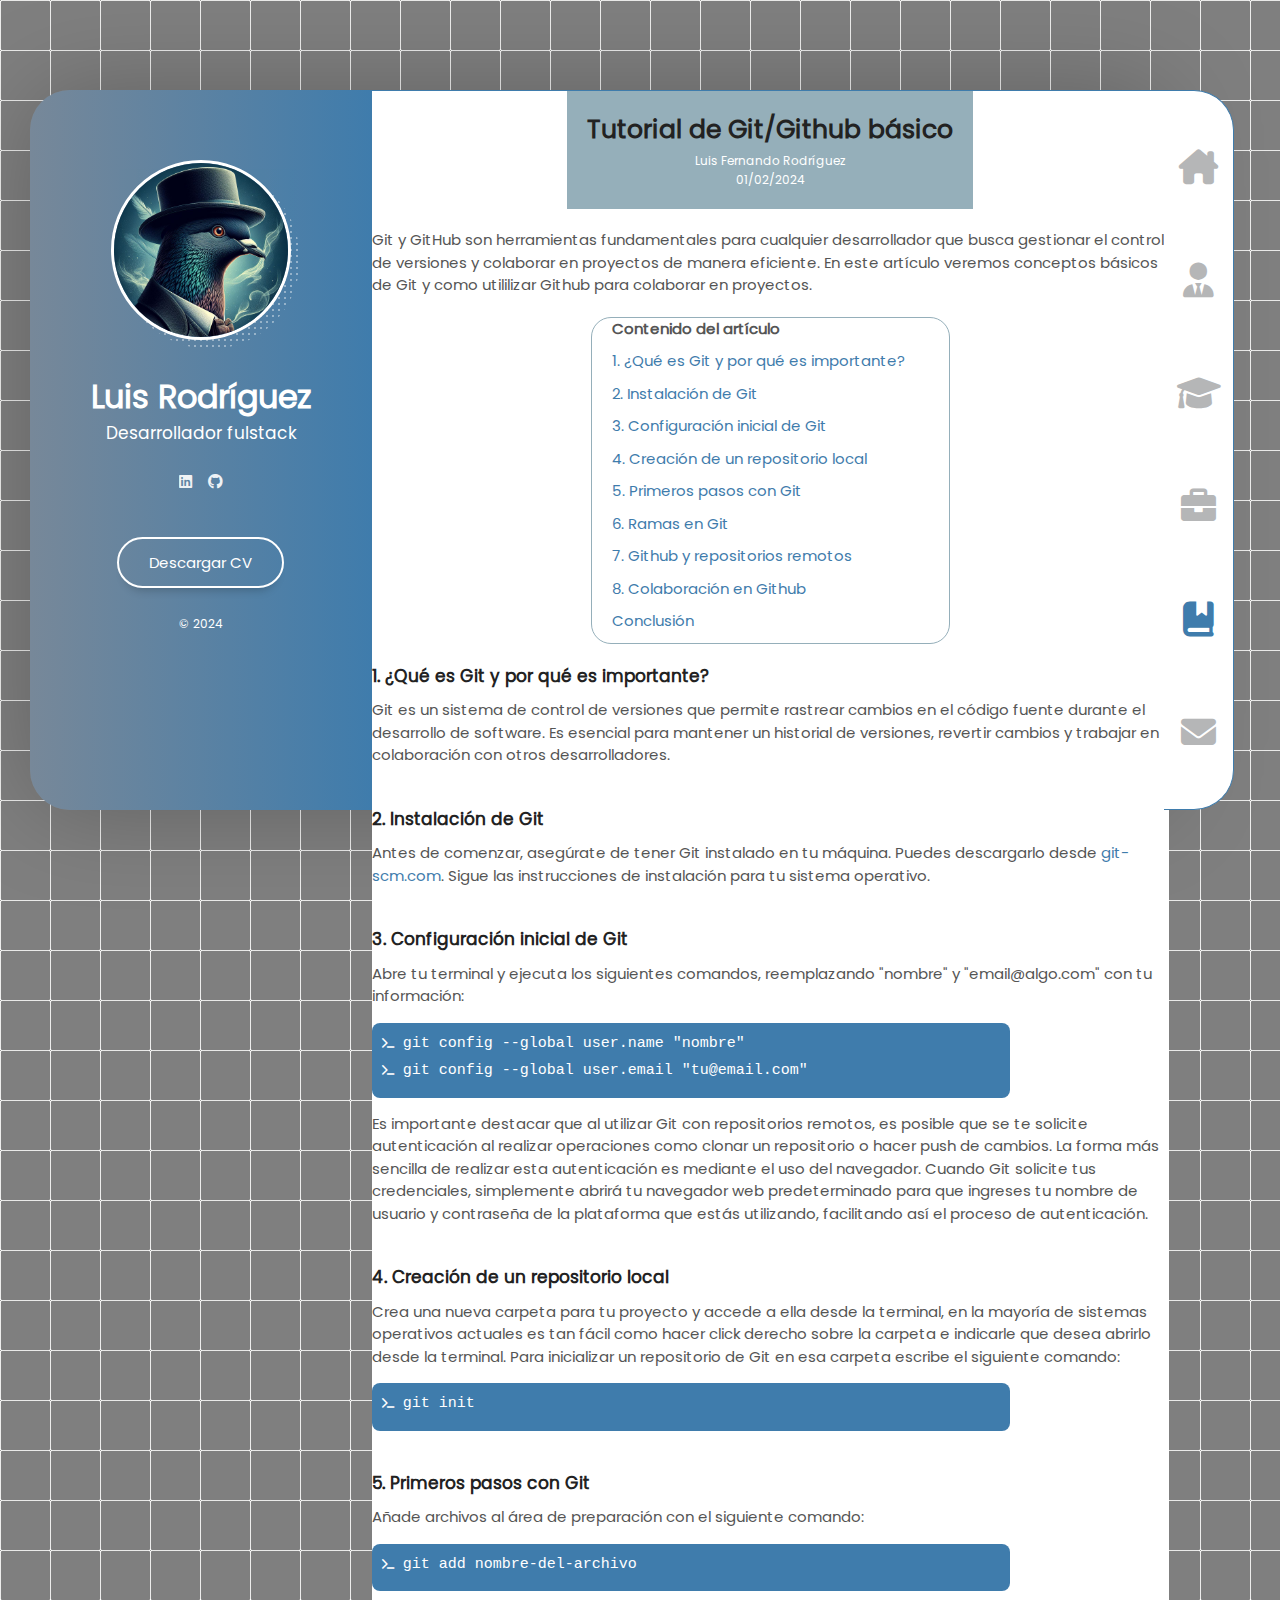
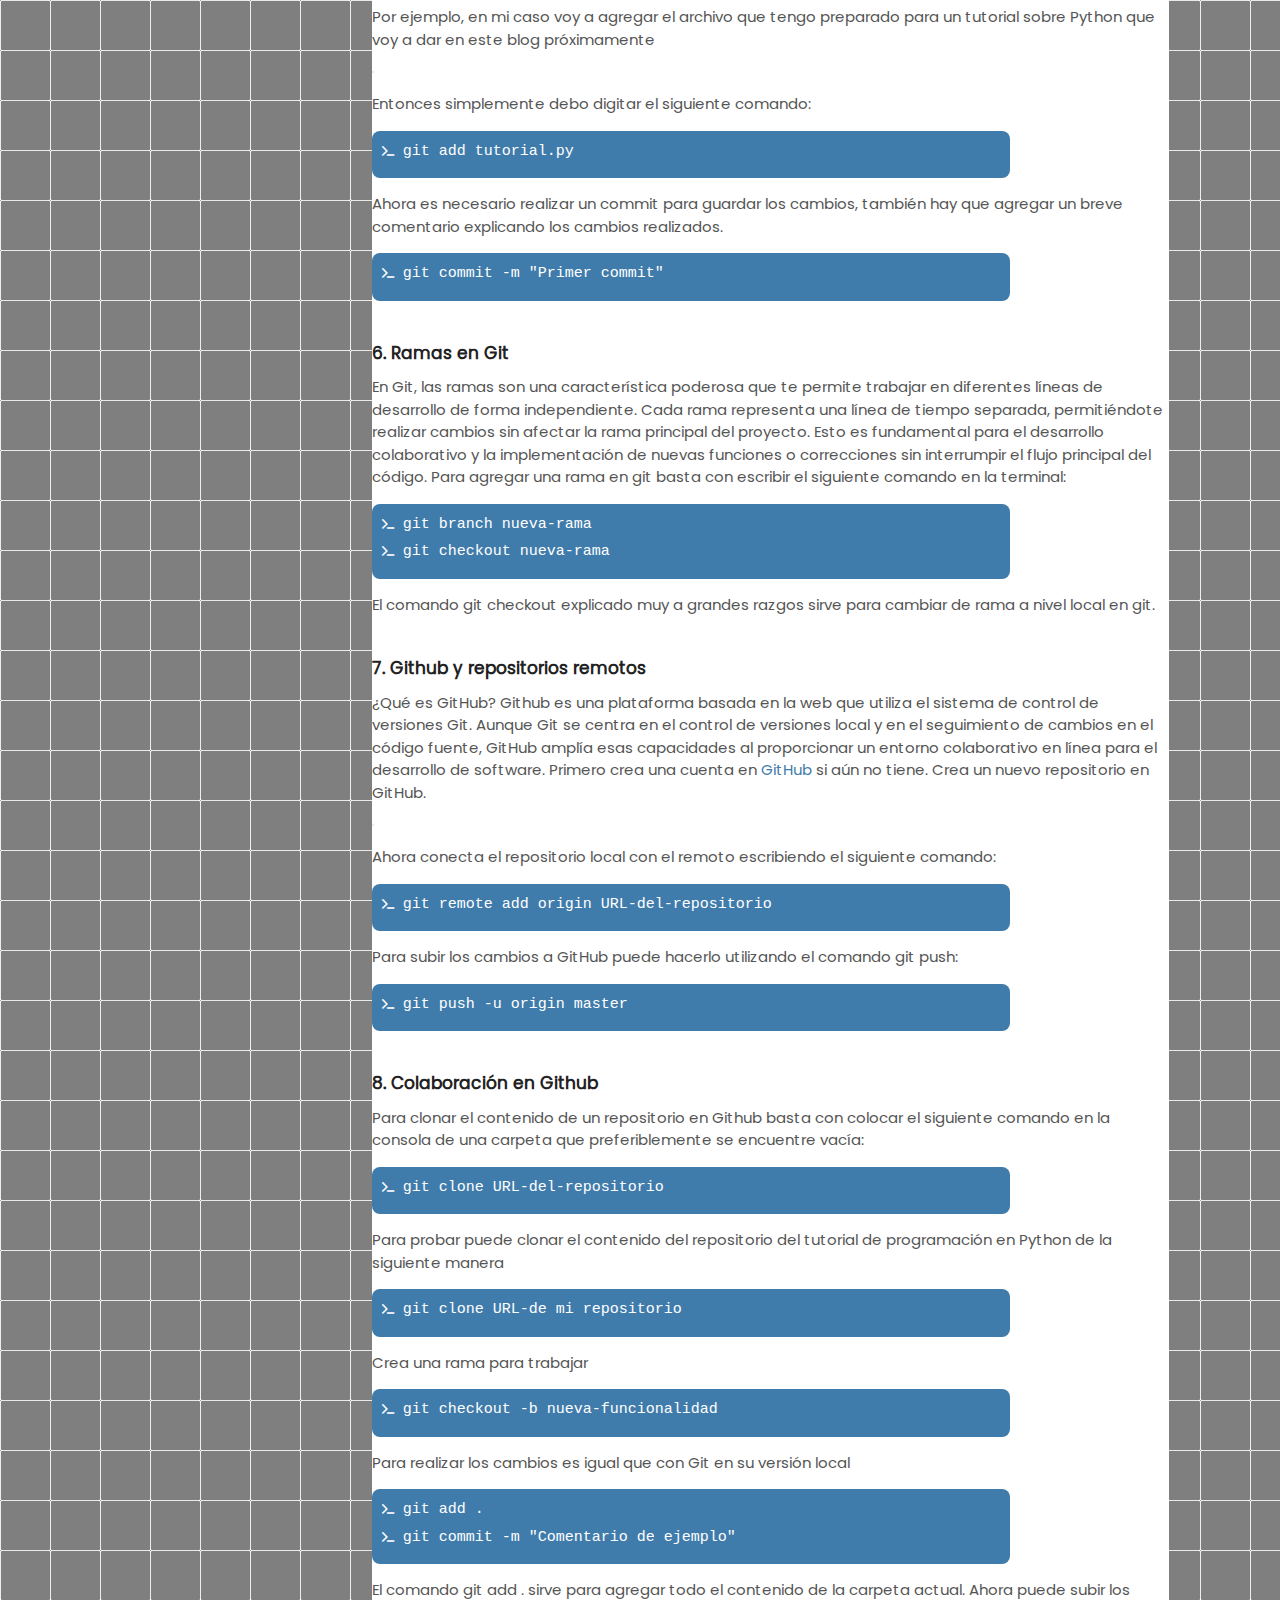
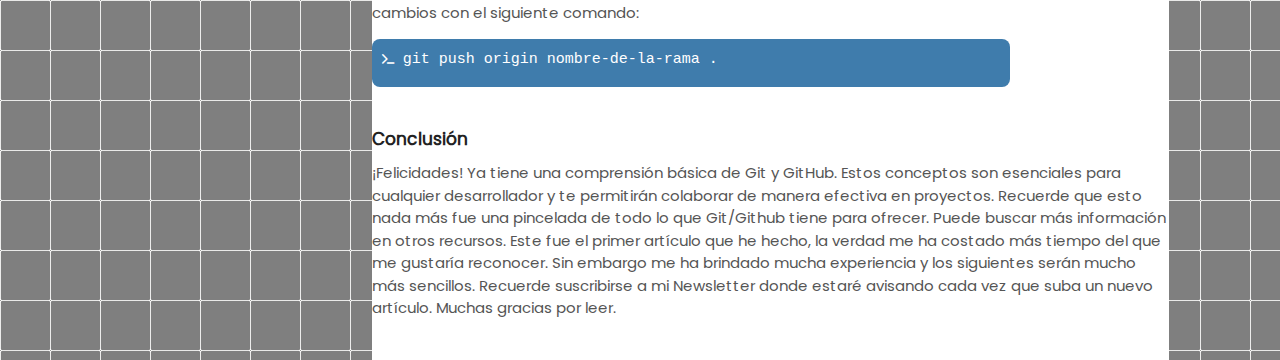
<file: articles/tutorial-git.html>
<!DOCTYPE html>
<html lang="es">

<head>
    <meta charset="UTF-8">
    <meta name="viewport" content="width=device-width, initial-scale=1.0, maximum-scale=1">
    <title>Tutorial de Git/Github básico</title>
    <link rel="stylesheet" href="../assets/fonts/fontawesome-free-6.1.2-web/css/all.css" />
    <link rel="stylesheet" href="../assets/css/reset.css" />
    <link rel="stylesheet" href="../assets/css/scroll.css" />
    <link rel="stylesheet" href="../assets/css/styles.css" />
    <link rel="stylesheet" href="../assets/fonts/poppins/poppins.css" />
    <link rel="stylesheet" href="../assets/css/blogstyles.css" />
    <link rel="stylesheet" href="../assets/css/responsive.css" />
    <script src="../assets/js/menu.js" defer></script>
    <script src="../assets/js/transition.js" defer></script>
</head>

<body>
    <!--Layout principal-->

    <div class="layout">
        <!--Barra lateral-->
        <aside class="layout__aside">
            <section class="aside__user-info">
                <!--Informacion general-->
                <div class="user-info__general">
                    <div class="user-info__container-image">
                        <img src="../assets/img/default-user.jpeg" class="user-info__image"
                            alt="Foto de perfil del usuario" />
                    </div>
                    <h2 class="user-info__name">Luis Rodríguez</h2>
                    <h4 class="user-info__job">Desarrollador fulstack</h4>
                </div>
                <!--Menu de navegacion-->
                <nav class="layout__menu">
                    <ul class="menu__list">
                        <li class="menu__option">
                            <a class="menu__link--1 a menu__link" onclick="onRouteClick('a',true); return false;">
                                <i class="fa-solid fa-house-chimney menu__icon"></i>
                                <span class="menu__overlay">Inicio</span>
                            </a>
                        </li>
                        <li class="menu__option">
                            <a href="../sobre-mi.html" class="menu__link b menu__link--2"
                                onclick="onRouteClick('b',true); return false;">
                                <i class="fa-solid fa-user-tie menu__icon"></i>

                                <span class="menu__overlay">Sobre mi</span>
                            </a>
                        </li>
                        <li class="menu__option">
                            <a href="../curriculum.html" class="menu__link c menu__link--3"
                                onclick="onRouteClick('c',true); return false;">
                                <i class="fa-solid fa-graduation-cap menu__icon"></i>
                                <span class="menu__overlay">Curriculum</span>
                            </a>
                        </li>
                        <li class="menu__option">
                            <a href="../portafolio.html" class="menu__link d menu__link--4"
                                onclick="onRouteClick('d',true); return false;">
                                <i class="fa-solid fa-briefcase menu__icon"></i>
                                <span class="menu__overlay">Portafolio</span>
                            </a>
                        </li>
                        <li class="menu__option">
                            <a href="../blog.html" class="menu__link e menu__link--5 menu__link--active"
                                onclick="onRouteClick('e',true); return false;">
                                <i class="fa-solid fa-book-bookmark menu__icon"></i>
                                <span class="menu__overlay">Blog</span>
                            </a>
                        </li>
                        <li class="menu__option">
                            <a href="../contacto.html" class="menu__link f menu__link--6"
                                onclick="onRouteClick('f',true); return false;">
                                <i class="fa-solid fa-envelope menu__icon"></i>
                                <span class="menu__overlay">Contacto</span>
                            </a>
                        </li>

                    </ul>
                </nav>
                <div class="user-info__user-link">
                    <ul class="user-link__social">
                        <li class="social__option">
                            <a href="https://www.linkedin.com/in/luis-fernando-rodr%C3%ADguez-vargas-449221279/"
                                class="social__link">
                                <i class="fa-brands fa-linkedin"></i>
                            </a>
                        </li>
                        <li class="social__option">
                            <a href="https://github.com/LuisFerRodVar" class="social__link">
                                <i class="fa-brands fa-github"></i>
                            </a>
                        </li>
                    </ul>
                </div>
                <div class="user-info__buttons">
                    <a href="#" class="user-info__btn">Descargar CV</a>
                </div>

                <footer class="user-info__footer">
                    &copy; 2024
                </footer>
            </section>
        </aside>

        <!--Menu responsive-->
        <div class="layout__menu-toggle">
            <i class="menu__toggle-icon fa-solid fa-bars"></i>
            <i class="menu__toggle-icon fa-solid fa-xmark"></i>
        </div>
        <main class="layout__content" id="page">
            <div class="loader">
                <div class="loader__book"></div>
            </div>
            <section class="content__page content__article">
                <div class="svg-container">
                
                    
                </div>
                <header class="article__header">
                    <h1 class="article__title">
                        Tutorial de Git/Github básico
                    </h1>

                    <small class="article__author">Luis Fernando Rodríguez</small>
                    <time class="article__date">01/02/2024</time>
                    <div class="indicator">
                        <span></span>
                        <span></span>
                        <span></span>
                        <span></span>
                      </div>
                </header>
                <div class="article__imageContainer">

                </div>

                
                <section class="article__content">
                    <div class="content__filler">
                    </div>
                    <p class="content__introduction">
                        Git y GitHub son herramientas fundamentales para cualquier desarrollador que busca gestionar el
                        control de versiones y colaborar en proyectos de manera eficiente. En este artículo veremos
                        conceptos básicos de Git y como utililizar Github para colaborar en proyectos.
                    </p>
                    <ul class="content__index">
                        <span class="index__introduction">Contenido del artículo</span>
                        <li class="index__option">
                            <a href="#section_1" class="option__text">
                                1. ¿Qué es Git y por qué es importante?
                            </a>
                        </li>
                        <li class="index__option">
                            <a href="#section_2" class="option__text">
                                2. Instalación de Git
                            </a>
                        </li>
                        <li class="index__option">
                            <a href="#section_3" class="option__text">
                                3. Configuración inicial de Git
                            </a>
                        </li>
                        <li class="index__option">
                            <a href="#section_4" class="option__text">
                                4. Creación de un repositorio local
                            </a>
                        </li>
                        <li class="index__option">
                            <a href="#section_5" class="option__text">
                                5. Primeros pasos con Git
                            </a>
                        </li>
                        <li class="index__option">
                            <a href="#section_6" class="option__text">
                                6. Ramas en Git
                            </a>
                        </li>
                        <li class="index__option">
                            <a href="#section_7" class="option__text">
                                7. Github y repositorios remotos
                            </a>
                        </li>
                        <li class="index__option">
                            <a href="#section_8" class="option__text">
                                8. Colaboración en Github
                            </a>
                        </li>
                        <li class="index__option">
                            <a href="#section_conclusion" class="option__text">
                                Conclusión
                            </a>
                        </li>
                    </ul>
                    <article class="content__section" id="section_1">
                        <h2 class="content__subtitle">
                            1. ¿Qué es Git y por qué es importante?
                        </h2>
                        <p class="content__paragraph">
                            Git es un sistema de control de versiones que permite rastrear cambios en el código fuente
                            durante el desarrollo de software. Es esencial para mantener un historial de versiones,
                            revertir cambios y trabajar en colaboración con otros desarrolladores.
                        </p>
                    </article>
                    <article class="content__section" id="section_2">
                        <h2 class="content__subtitle">
                            2. Instalación de Git
                        </h2>
                        <p class="content__paragraph">
                            Antes de comenzar, asegúrate de tener Git instalado en tu máquina. Puedes descargarlo desde
                            <a class="content__link" href="https://git-scm.com/" target="_blank">git-scm.com</a>. Sigue
                            las instrucciones de instalación para tu sistema operativo.
                        </p>
                    </article>
                    <article class="content__section" id="section_3">
                        <h2 class="content__subtitle">
                            3. Configuración inicial de Git
                        </h2>
                        <p class="content__paragraph">
                            Abre tu terminal y ejecuta los siguientes comandos, reemplazando "nombre" y
                            "email@algo.com" con tu información:
                        </p>
                        <figure class="content__console">
                            <span class="console__line"><i class="fa fa-terminal"></i> git config --global user.name
                                "nombre"</span>
                            <span class="console__line"><i class="fa fa-terminal"></i> git config --global user.email
                                "tu@email.com"</span>
                        </figure>
                        <p class="content__paragraph">
                            Es importante destacar que al utilizar Git con repositorios remotos, es posible que se te
                            solicite autenticación al realizar operaciones como clonar un repositorio o hacer push de
                            cambios.
                        </p>
                        <p class="content__paragraph">
                            La forma más sencilla de realizar esta autenticación es mediante el uso del navegador.
                            Cuando Git solicite tus credenciales, simplemente abrirá tu navegador web predeterminado
                            para que ingreses tu nombre de usuario y contraseña de la plataforma que estás utilizando,
                            facilitando así el proceso de autenticación.
                        </p>
                    </article>
                    <article class="content__section" id="section_4">
                        <h2 class="content__subtitle">
                            4. Creación de un repositorio local
                        </h2>
                        <p class="content__paragraph">
                            Crea una nueva carpeta para tu proyecto y accede a ella desde la terminal, en la mayoría de
                            sistemas operativos actuales es tan fácil como hacer click derecho sobre la carpeta e
                            indicarle que desea abrirlo desde la terminal. Para inicializar un repositorio de Git en esa
                            carpeta escribe el siguiente comando:
                        </p>
                        <figure class="content__console">
                            <span class="console__line"><i class="fa fa-terminal"></i> git init</span>
                        </figure>

                    </article>
                    <article class="content__section" id="section_5">
                        <h2 class="content__subtitle">
                            5. Primeros pasos con Git
                        </h2>
                        <p class="content__paragraph">
                            Añade archivos al área de preparación con el siguiente comando:
                        </p>
                        <figure class="content__console">
                            <span class="console__line"><i class="fa fa-terminal"></i> git add nombre-del-archivo</span>
                        </figure>
                        <p class="content__paragraph">
                            Por ejemplo, en mi caso voy a agregar el archivo que tengo preparado para un tutorial sobre
                            Python que voy a dar en este blog próximamente
                        </p>
                        <div class="content__imageContainer">
                            <img class="content__image" />
                        </div>
                        <p class="content__paragraph">
                            Entonces simplemente debo digitar el siguiente comando:
                        </p>
                        <figure class="content__console">
                            <span class="console__line"><i class="fa fa-terminal"></i> git add tutorial.py</span>
                        </figure>
                        <p class="content__paragraph">
                            Ahora es necesario realizar un commit para guardar los cambios, también hay que agregar un
                            breve comentario explicando los cambios realizados.
                        </p>
                        <figure class="content__console">
                            <span class="console__line"><i class="fa fa-terminal"></i> git commit -m "Primer
                                commit"</span>
                        </figure>
                    </article>
                    <article class="content__section" id="section_6">
                        <h2 class="content__subtitle">
                            6. Ramas en Git
                        </h2>
                        <p class="content__paragraph">
                            En Git, las ramas son una característica poderosa que te permite trabajar en diferentes
                            líneas de desarrollo de forma independiente. Cada rama representa una línea de tiempo
                            separada, permitiéndote realizar cambios sin afectar la rama principal del proyecto. Esto es
                            fundamental para el desarrollo colaborativo y la implementación de nuevas funciones o
                            correcciones sin interrumpir el flujo principal del código.
                        </p>
                        <p class="content__paragraph">
                            Para agregar una rama en git basta con escribir el siguiente comando en la terminal:
                        </p>
                        <figure class="content__console">
                            <span class="console__line"><i class="fa fa-terminal"></i> git branch nueva-rama</span>
                            <span class="console__line"><i class="fa fa-terminal"></i> git checkout nueva-rama</span>
                        </figure>
                        <p class="content__paragraph">
                            El comando git checkout explicado muy a grandes razgos sirve para cambiar de rama a nivel
                            local en git.
                        </p>
                    </article>
                    <article class="content__section" id="section_7">
                        <h2 class="content__subtitle">
                            7. Github y repositorios remotos
                        </h2>
                        <p class="content__paragraph">
                            ¿Qué es GitHub? Github es una plataforma basada en la web que utiliza el sistema de control
                            de versiones Git. Aunque Git se centra en el control de versiones local y en el seguimiento
                            de cambios en el código fuente, GitHub amplía esas capacidades al proporcionar un entorno
                            colaborativo en línea para el desarrollo de software.
                        </p>
                        <p class="content__paragraph">
                            Primero crea una cuenta en <a class="content__link" href="https://github.com/">GitHub</a> si
                            aún no tiene.
                        </p>
                        <p class="content__paragraph">
                            Crea un nuevo repositorio en GitHub.
                        </p>
                        <div class="content__imageContainer">
                            <img class="content__image" />
                        </div>
                        <p class="content__paragraph">
                            Ahora conecta el repositorio local con el remoto escribiendo el siguiente comando:
                        </p>
                        <figure class="content__console">
                            <span class="console__line"><i class="fa fa-terminal"></i> git remote add origin
                                URL-del-repositorio</span>
                        </figure>
                        <p class="content__paragraph">
                            Para subir los cambios a GitHub puede hacerlo utilizando el comando git push:
                        </p>
                        <figure class="content__console">
                            <span class="console__line"><i class="fa fa-terminal"></i> git push -u origin master</span>
                        </figure>
                    </article>
                    <article class="content__section" id="section_8">
                        <h2 class="content__subtitle">
                            8. Colaboración en Github
                        </h2>
                        <p class="content__paragraph">
                            Para clonar el contenido de un repositorio en Github basta con colocar el siguiente comando
                            en la consola de una carpeta que preferiblemente se encuentre vacía:
                        </p>
                        <figure class="content__console">
                            <span class="console__line"><i class="fa fa-terminal"></i> git clone
                                URL-del-repositorio</span>
                        </figure>
                        <p class="content__paragraph">
                            Para probar puede clonar el contenido del repositorio del tutorial de programación en Python
                            de la siguiente manera
                        </p>
                        <figure class="content__console">
                            <span class="console__line"><i class="fa fa-terminal"></i> git clone URL-de mi
                                repositorio</span>
                        </figure>
                        <p class="content__paragraph">
                            Crea una rama para trabajar
                        </p>
                        <figure class="content__console">
                            <span class="console__line"><i class="fa fa-terminal"></i> git checkout -b
                                nueva-funcionalidad</span>
                        </figure>
                        <p class="content__paragraph">
                            Para realizar los cambios es igual que con Git en su versión local
                        </p>
                        <figure class="content__console">
                            <span class="console__line"><i class="fa fa-terminal"></i> git add .</span>
                            <span class="console__line"><i class="fa fa-terminal"></i> git commit -m "Comentario de
                                ejemplo"</span>
                        </figure>
                        <p class="content__paragraph">
                            El comando git add . sirve para agregar todo el contenido de la carpeta actual. Ahora puede
                            subir los cambios con el siguiente comando:
                        </p>
                        <figure class="content__console">
                            <span class="console__line"><i class="fa fa-terminal"></i> git push origin nombre-de-la-rama
                                .</span>
                        </figure>
                    </article>

                    <article class="content__section" id="section_conclusion">
                        <h2 class="content__subtitle">
                            Conclusión
                        </h2>
                        <p class="content__paragraph">
                            ¡Felicidades! Ya tiene una comprensión básica de Git y GitHub. Estos conceptos son
                            esenciales para cualquier desarrollador y te permitirán colaborar de manera efectiva en
                            proyectos.
                        </p>
                        <p class="content__paragraph">
                            Recuerde que esto nada más fue una pincelada de todo lo que Git/Github tiene para ofrecer.
                            Puede buscar más información en otros recursos. Este fue el primer artículo que he hecho, la
                            verdad me ha costado más tiempo del que me gustaría reconocer. Sin embargo me ha brindado
                            mucha
                            experiencia y los siguientes serán mucho más sencillos. Recuerde suscribirse a mi Newsletter
                            donde estaré avisando cada vez que suba un nuevo artículo. Muchas gracias por leer.
                        </p>

                    </article>
                </section>



            </section>
        </main>
    </div>
    <script>
        document.addEventListener("DOMContentLoaded", function () {
            // Obtén todos los enlaces del índice
            var enlacesIndice = document.querySelectorAll(".index__option a");

            // Agrega un evento de clic a cada enlace del índice
            enlacesIndice.forEach(function (enlace) {
                enlace.addEventListener("click", function (event) {
                    // Previene el comportamiento predeterminado del enlace
                    event.preventDefault();

                    // Obtiene el ID del objetivo del enlace
                    var objetivoId = this.getAttribute("href").substring(1);

                    // Obtiene el elemento objetivo
                    var objetivo = document.getElementById(objetivoId);

                    // Realiza el scroll suave al elemento objetivo
                    objetivo.scrollIntoView({
                        behavior: "smooth",
                        block: "start",
                    });
                });
            });
        });
    </script>
</body>

</html>
</file>
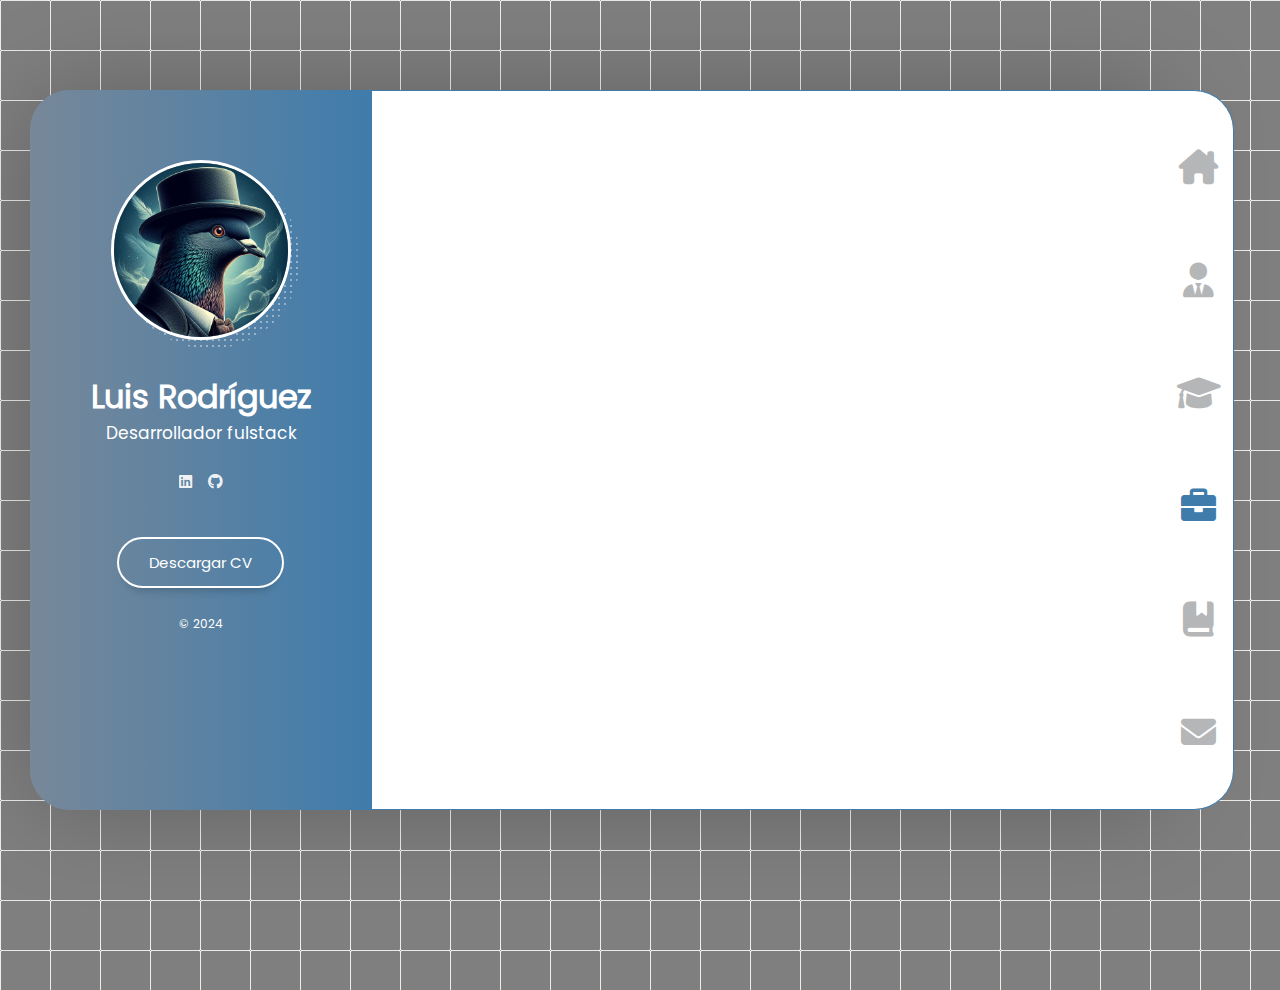
<file: projects/horarios.html>
<!DOCTYPE html>
<html lang="es">

<head>
    <meta charset="UTF-8">
    <meta name="viewport" content="width=device-width, initial-scale=1.0, maximum-scale=1">
    <title>Gestor de horarios</title>
    <link rel="stylesheet" href="../assets/fonts/fontawesome-free-6.1.2-web/css/all.css" />
    <link rel="stylesheet" href="../assets/css/reset.css" />
    <link rel="stylesheet" href="../assets/css/scroll.css" />
    <link rel="stylesheet" href="../assets/css/styles.css" />
    <link rel="stylesheet" href="../assets/fonts/poppins/poppins.css" />
    <link rel="stylesheet" href="../assets/css/blogstyles.css" />
    <link rel="stylesheet" href="../assets/css/responsive.css" />

    <script src="../assets/js/menu.js" defer></script>
    <script src="../assets/js/transition.js" defer></script>
</head>

<body>
    <!--Layout principal-->

    <div class="layout">
        <!--Barra lateral-->
        <aside class="layout__aside">
            <section class="aside__user-info">
                <!--Informacion general-->
                <div class="user-info__general">
                    <div class="user-info__container-image">
                        <img src="../assets/img/default-user.jpeg" class="user-info__image"
                            alt="Foto de perfil del usuario" />
                    </div>
                    <h2 class="user-info__name">Luis Rodríguez</h2>
                    <h4 class="user-info__job">Desarrollador fulstack</h4>
                </div>
                <!--Menu de navegacion-->
                <nav class="layout__menu">
                    <ul class="menu__list">
                        <li class="menu__option">
                            <a class="menu__link--1 a menu__link" onclick="onRouteClick('a',true); return false;">
                                <i class="fa-solid fa-house-chimney menu__icon"></i>
                                <span class="menu__overlay">Inicio</span>
                            </a>
                        </li>
                        <li class="menu__option">
                            <a href="../sobre-mi.html" class="menu__link b menu__link--2"
                                onclick="onRouteClick('b',true); return false;">
                                <i class="fa-solid fa-user-tie menu__icon"></i>

                                <span class="menu__overlay">Sobre mi</span>
                            </a>
                        </li>
                        <li class="menu__option">
                            <a href="../curriculum.html" class="menu__link c menu__link--3"
                                onclick="onRouteClick('c',true); return false;">
                                <i class="fa-solid fa-graduation-cap menu__icon"></i>
                                <span class="menu__overlay">Curriculum</span>
                            </a>
                        </li>
                        <li class="menu__option">
                            <a href="../portafolio.html" class="menu__link d menu__link--4 menu__link--active"
                                onclick="onRouteClick('d',true); return false;">
                                <i class="fa-solid fa-briefcase menu__icon"></i>
                                <span class="menu__overlay">Portafolio</span>
                            </a>
                        </li>
                        <li class="menu__option">
                            <a href="../blog.html" class="menu__link e menu__link--5"
                                onclick="onRouteClick('e',true); return false;">
                                <i class="fa-solid fa-book-bookmark menu__icon"></i>
                                <span class="menu__overlay">Blog</span>
                            </a>
                        </li>
                        <li class="menu__option">
                            <a href="../contacto.html" class="menu__link f menu__link--6"
                                onclick="onRouteClick('f',true); return false;">
                                <i class="fa-solid fa-envelope menu__icon"></i>
                                <span class="menu__overlay">Contacto</span>
                            </a>
                        </li>

                    </ul>
                </nav>
                <div class="user-info__user-link">
                    <ul class="user-link__social">
                        <li class="social__option">
                            <a href="https://www.linkedin.com/in/luis-fernando-rodr%C3%ADguez-vargas-449221279/"
                                class="social__link">
                                <i class="fa-brands fa-linkedin"></i>
                            </a>
                        </li>
                        <li class="social__option">
                            <a href="https://github.com/LuisFerRodVar" class="social__link">
                                <i class="fa-brands fa-github"></i>
                            </a>
                        </li>
                    </ul>
                </div>
                <div class="user-info__buttons">
                    <a href="#" class="user-info__btn">Descargar CV</a>
                </div>

                <footer class="user-info__footer">
                    &copy; 2024
                </footer>
            </section>
        </aside>

        <!--Menu responsive-->
        <div class="layout__menu-toggle">
            <i class="menu__toggle-icon fa-solid fa-bars"></i>
            <i class="menu__toggle-icon fa-solid fa-xmark"></i>
        </div>
        <main class="layout__content" id="page">

            <section class="content__page content__article">
                <div class="loader">
                    <div class="loader__book"></div>
                </div>
            </section>
        </main>
    </div>
</body>

</html>
</file>
<file: assets/css/scroll.css>
:root{
    --color-scrollbar: #D3D3D4;
}
/*Chrome*/
.content__page::-webkit-scrollbar{
    width: 25px;
    background: transparent;

}
.content__page::-webkit-scrollbar-thumb{
    border: 10px solid transparent;
    box-shadow: none;
    border-radius: 40px;


}
.content__page:hover::-webkit-scrollbar-thumb{
    box-shadow: inset 0 0 0 10px var(--color-scrollbar);
}
.content__page:hover::-webkit-scrollbar-thumb:hover{
    border: 8px solid transparent;
    box-shadow: inset 0 0 0 10px var(--color_secundario);
}
.content__page::-webkit-scrollbar-track{
    background-color: transparent;
    margin: 40px 0;
}
/*Firefox*/
.content__page{
    scrollbar-width: thin;
    scrollbar-color: var(--color-scrollbar) transparent;
}

/*Barra lateral*/
.layout__aside::-webkit-scrollbar{
    width: 25px;
    background: var(--color_secundario);

}
.layout__aside::-webkit-scrollbar-thumb{
    border: 10px solid transparent;
    box-shadow: none;
    border-radius: 40px;


}
.layout__aside:hover::-webkit-scrollbar-thumb{
    box-shadow: inset 0 0 0 10px var(--color_principal);
}
.layout__aside:hover::-webkit-scrollbar-thumb:hover{
    border: 8px solid transparent;
    box-shadow: inset 0 0 0 10px var(--color_principal);
}
.layout__aside::-webkit-scrollbar-track{
    background-color: transparent;
    margin: 40px 0;
}

.layout__aside{
    scrollbar-width: thin;
    scrollbar-color: var(--color-scrollbar) transparent;
}
</file>
<file: assets/css/styles.css>
/*Estilos generales*/

:root {
    --color_principal: #FFFFFF;
    --color_secundario: #3F7CAC;
    --color_fondo: #B5B6B7;
    --transparente: transparent;
    --color_icono: #B5B6B7;
    --color_subtitulo: #888;
    --color_titulo: #222;
    --color_texto: #555;
    --color_detalle: #95AFBA;
    --color_detalle2: #778899;

}

html {
    font-size: 10px;

}




body {

    width: 100%;
    height: auto;
    font-family: "Poppins", Helvetica, sans-serif;
    font-size: 1.5rem;
    color: var(--color_texto);
    overflow: hidden;
    background: url('../img/descarga.png') repeat 0 0;
    -webkit-animation: bg-scrolling-reverse 10s infinite;
    /* Safari 4+ */
    -moz-animation: bg-scrolling-reverse 10s infinite;
    /* Fx 5+ */
    -o-animation: bg-scrolling-reverse 10s infinite;
    /* Opera 12+ */
    animation: bg-scrolling-reverse 10s infinite;
    /* IE 10+ */
    -webkit-animation-timing-function: linear;
    -moz-animation-timing-function: linear;
    -o-animation-timing-function: linear;
    animation-timing-function: linear;
}


h1,
h2,
h3,
h4,
h5 {
    color: var(--color_titulo);

}

/*Estructura principal*/
.layout {
    position: relative;
    min-width: 1290px;
    min-height: 100%;
    width: 75%;
    height: 80vh;
    min-height: 80vh;
    margin: 10vh auto;
    display: grid;
    grid-template-areas:
        "aside content";
    grid-template-columns: 30% 70%;

    border-radius: 4rem;
    box-shadow: 0 0 100px -5px rgb(0, 0, 0, 0.25);


}

.layout__aside {
    grid-area: aside;
    border-radius: 4rem 0 0 4rem;
    overflow: auto;
    overflow-x: hidden;
}

.layout__content {
    grid-area: content;
    border-bottom: 1px solid var(--color_secundario);
    border-top: 1px solid var(--color_secundario);
}

.aside__user-info {
    display: flex;
    flex-direction: column;
    align-items: center;
    text-align: center;
    min-height: 100%;
    min-width: 30rem;
    background: linear-gradient(to left, var(--color_secundario), var(--color_detalle2));
    color: var(--color_principal);

}

.user-info__container-image {
    position: relative;
    display: inline-block;
    width: 18rem;
    margin-top: 7rem;
    z-index: 1;



}

.user-info__image {
    width: 100%;
    background-color: var(--color_principal);
    border: 3px solid var(--color_principal);
    border-radius: 20rem;
}

.user-info__container-image::after {
    content: "";
    position: absolute;
    top: 5%;
    left: 5%;
    z-index: -1;
    width: 100%;
    height: 100%;
    background-image: -webkit-repeating-radial-gradient(center center, #FFF, #FFF 1px, transparent 0px, transparent 100%);
    background-size: 0.6rem 0.6rem;
    opacity: 0.4;
    border-radius: 30rem;
}

.user-info__name {
    font-size: 3.2rem;
    font-weight: bold;
    color: var(--color_principal);
    margin-top: 2.6rem;
}

.user-info__job {
    font-size: 1.7rem;
    font-weight: 200;
    color: var(--color_principal);

}

.user-info__user-link {
    margin-bottom: 3.6rem;

}

.user-link__social {
    margin-top: 2rem;
    text-align: center;
    display: flex;
    flex-direction: row;
}

.social__option {
    height: 3rem;
    width: 3rem;
    font-size: 1, 8rem;
    line-height: 3.2rem;
    opacity: 0.9;
    border-radius: 3rem;
    transition: all 300ms ease-in-out;
}

.page__quote {
    width: 70%;
    display: flex;
    flex-direction: column;
    background-color: var var(--color_principal);
    border: 1px solid var(--color_detalle);
    padding: 2rem;
    border-radius: 1rem;
    margin: 2rem 0;
    box-shadow: 0 4px 8px rgba(0, 0, 0, 0.1);
}

.quote__text {
    font-size: 1.5rem;
    font-style: italic;
    color: #333;
}

.fa-quote-right {
    font-size: 1.9rem;
    color: #888;
    margin-right: 5px;
    text-align: right;
}

.quote__author {
    text-align: right;
    font-size: 1rem;
    font-weight: bold;
    color: #555;
}


.social__option:hover {
    opacity: 1;
    background-color: rgba(255, 255, 255, 0.20);
}

.user-info__buttons {
    margin-top: 2rem;
    margin-bottom: 4rem;

}

.user-info__btn {
    border: 2px solid var(--color_principal);
    padding: 3rem;
    padding-top: 1.3rem;
    padding-bottom: 1.3rem;
    border-radius: 3.2rem;
    color: var(--color_principal);
    box-shadow: 0 10px 10px -8px rgba(0, 0, 0, 0.22);
    transition: all 300ms ease-in-out;
}

.user-info__btn:hover {
    background-color: var(--color_principal);
    color: var(--color_secundario);
}

.user-info__footer {
    position: relative;
    bottom: 0;
    font-size: 1.2rem;
}

.layout__content {
    grid-area: content;
    height: 100%;
    min-height: 100%;
    background: linear-gradient(to left, var(--color_secundario), #778899);

}

.content__page {
    min-height: 100%;
    background-color: var(--color_principal);

    display: flex;
    flex-direction: column;
    align-items: center;
    justify-content: center;

}



.page__name {
    font-size: 5rem;
    margin-bottom: 1rem;

}

.page__job {
    font: 2.1rem;
    font-weight: bold;
    color: var(--color_detalle);
}

.layout__menu {
    display: block;
    position: absolute;
    top: 0;
    right: -40px;
    height: 100%;
    background-color: transparent;
}


.menu__list {

    display: flex;
    flex-direction: column;
    justify-content: space-around;
    align-items: center;
    position: relative;
    padding: 2rem 0;
    margin-left: 2.5rem;
    width: 100%;
    height: 100%;
    background-color: var(--color_principal);

    border-right: 1px solid var(--color_secundario);
    border-bottom: 1px solid var(--color_secundario);
    border-top: 1px solid var(--color_secundario);
    border-top-right-radius: 4rem;
    border-bottom-right-radius: 4rem;
}

.menu__option {
    display: block;
    width: 100%;
    text-align: center;
}

.menu__icon {
    color: var(--color_icono);
    font-size: 4.0rem;
    transition: all 300ms ease-in-out;
}

.menu__option i {
    color: var(--color_icono);
    font-size: 3.5rem;
    transition: all 300ms ease-in-out;

}

.menu__option:hover .menu__icon {
    color: var(--color_secundario);
}

.menu__option:hover {
    cursor: pointer;
}

.menu__overlay {
    position: absolute;
    right: 0;
    margin-top: -3.5rem;
    opacity: 0;
    display: block;
    padding: 0.5rem 1rem;
    color: var(--color_principal);
    background-color: var(--color_secundario);
    white-space: nowrap;
    border-radius: 1rem;
    transition: all 300ms ease-in-out;
    z-index: 3;
}

.menu__option:hover .menu__overlay {

    opacity: 1;
    right: 100%;

}

/*Sobre mi*/
.content__page--about,
.content__resume,
.content__portafolio,
.content__blog,
.content__contact {
    height: 100%;
    min-height: 100%;
    padding: 6rem;
    padding-right: 3rem;
    overflow: auto;
    background-color: var(--color_principal);
    display: block;
    flex-direction: column;
    align-items: center;
    justify-content: center;

}

.about__header,
.resume__header,
.portafolio__header,
.blog__header,
.contact__header,
.form-header__subtitle {
    margin-bottom: 4.5rem;
    display: inline-block;

}

.about__title,
.resume__title,
.portafolio__title,
.blog__title,
.contact__title {
    font-size: 3.2rem;
    position: relative;


}

.title__color {
    color: var(--color_secundario);
}

.about__personal-info {
    display: flex;
    flex-wrap: wrap;
    flex-direction: row;
    width: 100%;
    margin-bottom: 5rem;

}

.personal-info__bio {

    margin-bottom: 3rem;

}

.personal-info__data {
    margin-top: 4rem;
    flex-basis: 45%;
}

.personal-info__description {
    font-size: 1.5rem;
    line-height: 2.4rem;
}

.personal-info__option {
    margin-bottom: 1rem;
}

.personal-info__title {
    margin-right: 0.5rem;
    color: var(--color_secundario);
    font-weight: 600;
}

.about__services,
.about__reviews,
.about__clients,
.about__prices,
.about__extra {
    width: 100%;
    margin-bottom: 3rem;
}

.services__container {
    width: 100%;
    display: flex;
    flex-direction: row;
    flex-wrap: wrap;

}

.services__service {
    flex-basis: calc(50% - 3rem);
    margin-right: 3rem;
    margin-bottom: 2.5rem;
}

.services__header,
.reviews__header,
.clients__header,
.prices__header,
.extra__header,
.resume__subheader {
    display: inline-block;
    padding-right: 1.2rem;
    position: relative;
    margin-bottom: 2.5rem;
}

.services__title,
.reviews__title,
.clients__title,
.prices__title,
.extra__title,
.resume__subtitle {
    font-size: 2.1rem;
}

.service__icon i {
    color: var(--color_secundario);
    font-size: 3.8rem;
}

.service__title {
    font-size: 1.8rem;
    margin: 0.5rem 0;
}

.service__description {
    font-size: 1.5rem;
    text-align: justify;
    display: inline-block;
}

.reviews__container {
    width: 100%;
    display: flex;
    flex-direction: row;
    flex-wrap: wrap;

}

.reviews__review {
    flex-basis: calc(50% - 2.5rem);
    border: 2px solid var(--color_detalle);
    border-radius: 2rem;
    padding-top: 0;
    padding-right: 2.5rem;
    padding-left: 2.5rem;
    padding-bottom: 1.5rem;
    margin-right: 2.5rem;
    margin-top: 4.5rem;
    margin-bottom: 1rem;
}

.review__image-container {
    width: 100%;

}

.review__image {
    max-width: 9rem;
    max-height: 9rem;
    border-radius: 9rem;
    margin: 0 auto;
    margin-top: -4.5rem;
    margin-bottom: 2rem;
    box-shadow: 0px 10px 10px -8px rgba(0, 0, 0, 22);
}

.review__description {
    margin-bottom: 1rem;

}

.review__text {
    font-size: 1.5rem;
    line-height: 2.4rem;
}

.review__author {
    margin-top: 2rem;
    display: flex;
    flex-direction: row;
    justify-content: space-between;
}

.review__name {
    margin-bottom: 0.5rem;
    font-size: 1.5rem;
}

.review__company {
    font-weight: 300;
    font-size: 1.3rem;

}

.review__icon {
    font-size: 4rem;
    opacity: 0.5;
    color: var(--color_secundario);
}

.about__clients {
    width: 100%;
    margin-bottom: 2rem;
}

.clients__header {
    margin-bottom: 3rem;
}

.clients__container {
    display: flex;
    flex-direction: row;
    justify-content: space-between;
}

.clients__image {
    width: 145px;
    padding: 1.5rem;
    margin-bottom: 1.5rem;

}

.clients__link {
    display: block;
    width: 100%;
    opacity: 0.7;
    transition: all 300ms ease-in-out;
}

.clients__link:hover {
    opacity: 1;
}

.prices__container {
    margin-bottom: 1rem;
    display: flex;
    flex-direction: row;

}

.prices__box {
    flex-basis: 50%;
    height: 100%;
    margin-right: 3rem;
    padding: 3rem;
    border: 2px solid var(--color_detalle);
    text-align: center;
    border-radius: 1.5rem;
    transition: all 300ms ease-in-out;
}

.prices__box:hover,
.extra__info:hover {
    box-shadow: 0 18px 24px -5px rgba(0, 0, 0, 0.15);
    transform: translateY(-1rem);
}

.prices__subtitle {
    margin-bottom: 3rem;
}

.prices__text {
    display: inline-block;
    position: relative;
}

.prices__box:hover .prices__text::after {
    content: "";
    height: 2px;
    bottom: -3px;
    background-color: var(--color_secundario);
    position: absolute;
    right: 0;
    left: 0;
}

.prices__price {
    padding-bottom: 1rem;

}

.prices__number {
    font-size: 4.2rem;
    line-height: 1;
    color: var(--color_titulo);

}

.prices__advice {
    display: block;
    color: var(--color_texto);
}

.prices__buy {
    padding-top: 2.5rem;
    padding-bottom: 3rem;
}

.prices__btn {
    display: inline-block;
    border: 2px solid var(--color_subtitulo);
    box-shadow: 0 10px 10px -8px var(--color_detalle);
    border-radius: 3rem;
    padding: 1.2rem 3.1rem;
    transition: all 300ms ease-in-out;

}

.prices__btn:hover {
    border: 2px solid var(--color_secundario);
    background-color: var(--color_secundario);
    color: var(--color_principal);

}

.prices__reward {
    font-size: 1.4rem;
    padding: 0.6rem 0;
}

.extra__container {
    width: 100%;
    display: flex;
    flex-direction: row;
    flex-wrap: wrap;
    justify-content: space-between;
    margin-bottom: 1.5rem;

}

.extra__info {
    padding: 2.5rem 1rem;
    flex-basis: 25%;

    border: 2px solid var(--color_detalle);
    text-align: center;
    border-radius: 1 rem;
    transition: all 300ms ease-in-out;
}

.extra__info:hover {
    transform: translateY(-0.5rem);
}

.extra__icon {
    font-size: 3.3rem;
    color: var(--color_secundario);
    margin-bottom: 1rem;
}

.extra__subtitle {
    font-size: 1.5rem;
    margin-bottom: 1.5rem;
}

.extra__quantity {
    display: block;
    font-size: 1rem;
    line-height: 1rem;
    margin: 0rem 0;
    margin-bottom: 0;
    color: var(--color_subtitulo);
}

.menu__link--active i {
    color: var(--color_secundario);

}

.menu__link--active .menu__icon {
    color: var(--color_secundario);
}




.resume__container {
    width: 100%;
    display: flex;
    flex-direction: row;
}

.resume__left {
    flex-basis: 58%;
    margin-right: 1.5rem;
}

.resume__right {
    padding: 0 1.5rem;
    flex-basis: 41%;
}

.resume__timelines {
    margin-bottom: 5rem;
}

.timelines__item {
    position: relative;
    width: 100%;
    margin-bottom: 1.5rem;
    display: flex;
    flex-direction: row;


}

.timeline__header {
    flex-basis: 30%;
    text-align: right;
    padding-right: 2.5rem;
}

.timeline__year {
    margin: 0.3rem 0;
    line-height: 1.9rem;
    font-size: 1.4rem;
}

.timeline__company {
    display: block;
    font-size: 1.3rem;
    font-weight: lighter;
    color: var(--color_subtitulo);

}

.timeline__description {
    width: 70%;
    padding-left: 2.5rem;
    padding-right: 1.5rem;
}

.timeline__title {
    font-size: 1.6rem;
    margin-bottom: 0.3rem;
}

.timeline__text {
    font-size: 1.4rem;
    margin-bottom: 1rem;

}

.timeline__divider {
    position: absolute;
    top: 0;
    left: 30%;
    bottom: -25%;
    width: 1px;
    background-color: var(--color_detalle);
}

.timeline__divider::before {
    content: "";
    position: absolute;
    margin-top: 0.4rem;
    margin-left: -0.8rem;
    width: 1.7rem;
    height: 1.7rem;
    background-color: var(--color_secundario);
    border-radius: 10rem;
    opacity: 0.75;
}

.timeline__divider::after {
    content: "";
    position: absolute;
    margin-top: 0.8rem;
    margin-left: -0.4rem;
    width: 0.9rem;
    height: 0.9rem;
    background-color: var(--color_principal);
    border-radius: 10rem;
    border: 2px solid var(--color_principal);
}

.resume__skills {
    width: 100%;
    margin-bottom: 3rem;

}

.skills__title {
    display: flex;
    justify-content: space-between;
}

.skills__text {
    font-size: 1.3rem;
    line-height: 1.4rem;
    margin-bottom: 0.4rem;

}

.skills__number {
    font-size: 1.1rem;
    line-height: 1.4rem;
    margin-bottom: 0.4rem;
    color: var(--color_subtitulo);
}

.skills__progressbar {
    height: 1rem;
    border: 1px solid var(--color_secundario);
    border-radius: 1rem;
    background-color: var(--color_principal);
}

.skills__porcentage {
    width: 40%;
    height: 0.8rem;
    background-color: var(--color_secundario);
    border: 2px solid var(--color_principal);
    border-radius: 1rem;
}

.skills__porcentage--p1 {
    width: 90%;
}

.skills__porcentage--p2 {
    width: 80%;
}

.skills__porcentage--p4 {
    width: 95%;
}

.skills__porcentage--p3 {
    width: 100%;
}

.knowledges__list {
    display: flex;
    align-items: center;
    flex-direction: row;
    flex-wrap: wrap;
}

.knowledges__option {
    flex-basis: 40%;
    font-size: 1.3rem;
    margin: 0.3rem 0.3rem;
    padding: 0.2rem 1rem;
    background-color: var(--color_secundario);
    border-radius: 0.3rem;
    color: var(--color_principal);
    border: 2px solid var(--color_secundario);
    transition: all 300ms ease-in-out;
}

.knowledges__option:hover {
    background-color: var(--color_principal);
    color: var(--color_secundario);


}

.certificates__container {
    display: flex;
    flex-direction: row;
    flex-wrap: wrap;
}

.certificates__certificate {
    flex-basis: calc(50% - 2rem);
    margin: 1rem 1rem;
    border: 2px solid var(--color_detalle);
    border-radius: 0.8rem;
    display: flex;
    flex-direction: row;
    opacity: 0.7;
    transition: all 300ms ease-in-out;
}

.certificate__logo {
    width: 15rem;
    padding: 2.5rem;
    height: 100%;
    background-color: var(--color_fondo);
    display: flex;
    justify-content: center;
    align-items: center;


}

.certificate__image {
    width: 100%;
}

.certificate__content {
    flex-basis: 70%;
    padding: 2rem 2.5rem;


}

.certificate__title {
    font-size: 1.6rem;
    margin-bottom: 0.5rem;
}

.certificate__id {
    display: block;
    margin-bottom: 0.5rem;
    font-size: 1.3rem;
    color: var(--color_subtitulo);
}

.certificate__date {
    font-size: 1.2rem;
    color: var(--color_subtitulo);
    opacity: 0.9;
}

.certifcate__link {
    display: flex;
}

.certificates__certificate:hover {
    opacity: 1;
}

.portafolio__navbar {
    margin-bottom: 3rem;

}

.portafolio__menu {
    display: flex;
    flex-direction: row;
    flex-wrap: wrap;
    gap: 1.5rem;
}

.portafolio__option {
    font-size: 1.3rem;
    opacity: 0.7;
}

.portafolio__option--active {
    opacity: 1;
}

.portafolio__link {
    cursor: pointer;
}

.portafolio__link:hover {
    color: var(--color_secundario);
    text-shadow: 0 0 1px rgba(0, 0, 0, 0.25);
}

.portafolio__gallery {
    display: flex;
    flex-direction: row;
    flex-wrap: wrap;
}

.gallery__container-image {
    overflow: hidden;
}

.gallery__item {
    position: relative;
    flex-basis: 33%;
    padding: 0.7rem;
}

.gallery__image {
    transition: all 300ms ease-in-out;
}

.gallery__item:hover .gallery__image {
    transform: scale(1.1);

}

.gallery__item:hover .gallery__category,
.gallery__item:hover .gallery__icon {
    opacity: 1;
}

.gallery__item:hover .gallery__category {
    transform: translateX(1rem);
}

.gallery__title {
    font-size: 1.6rem;
    padding: 1.5rem 0;
    font-weight: bold;
}

.gallery__icon {
    opacity: 0;
    position: absolute;
    line-height: 3rem;
    text-align: center;
    font-size: 1.6rem;
    bottom: 7rem;
    right: 1.5rem;
    height: 3rem;
    width: 3rem;
    border-radius: 3rem;
    background-color: var(--color_principal);
    color: var(--color_secundario);
    transition: all 250ms ease-in-out;

}

.blog__header {
    margin-bottom: 0;
}

.gallery__category {
    font-size: 1.1rem;
    padding: 0.2rem 0.7rem;
    opacity: 0;

    box-shadow: 0 0 1px rgba(0, 0, 0, 0.10);
    background-color: var(--color_principal);
    border-radius: 1rem;
    border: 2px var(--color_secundario);
    color: var(--color_secundario);


}

.gallery__category--1 {
    transition: all 300ms ease-in-out;
}

.gallery__category--2 {
    transition: all 350ms ease-in-out;
}

.gallery__category--3 {
    transition: all 450ms ease-in-out;
}

.gallery__category--4 {
    transition: all 500ms ease-in-out;
}

.gallery__category--5 {
    transition: all 550ms ease-in-out;
}

.blog__articles {
    margin-top: 5rem;
    width: 100%;
    margin-bottom: 2.5rem;
    display: flex;
    flex-direction: row;
    flex-wrap: wrap;

}

.articles__article {
    flex-basis: 50%;
    padding: 0 1.5rem;
    padding-bottom: 3.5rem;
}

.article__top {
    position: relative;
    overflow: hidden;
    border-top-right-radius: 1rem;
    border-top-left-radius: 1rem;
}

.article__category {
    position: absolute;
    padding: 0.1rem 0.7rem;
    top: 1 rem;
    left: 1rem;
    font-size: 1.1rem;
    line-height: 1.5rem;
    background-color: var(--color_principal);
    color: var(--color_secundario);
    z-index: 3;
}

.article__mask {
    width: 100%;
    height: 18.5rem;
    overflow: hidden;
}

.article__image {
    z-index: 1;
    display: block;
    transition: all 300ms ease-in-out;

}

.article__top:hover .article__image {
    transform: scale(1, 1);
}

.item__categories {
    position: absolute;
    width: 100%;
    height: auto;
    top: 0;
    left: 0;
    display: flex;
    flex-direction: row;
    flex-wrap: wrap;

}

.item__category {
    align-items: center;
    display: flex;
    padding: 1rem 1rem;
}

.article__logo i {
    width: 4.4rem;
    opacity: 0;

    position: absolute;
    top: calc(50% - 2.2rem);
    left: calc(50% - 2.2rem);
    font-size: 4.4rem;
    color: var(--color_principal);
    text-align: center;
    transition: all 300ms ease-in-out;

}

.article__top:hover .article__logo i {
    opacity: 1;
}

.article__bottom {
    margin: 0;
    padding: 2.1rem;
    border: 0.1rem solid var(--color_detalle);
    border-top: 0;
    padding-top: 1.5rem;
    border-bottom-left-radius: 1rem;
    border-bottom-right-radius: 1rem;
}

.article__date {
    display: block;
    font-size: 1.1rem;
    font-weight: 300;
    color: var(--color_subtitulo);
}

.article__title {
    font-size: 1.8rem;

}

.contact__container {
    display: flex;
    flex-direction: row;

}

.contact__info {
    flex-basis: 33%;
    padding: 0 1.5rem;


}

.contact__form-box {
    flex-basis: 67%;
    padding: 0 1.5rem;

}

.contact__data {
    width: 100%;
    margin-bottom: 1.5rem;
    padding: 2rem 1rem;
    text-align: center;
    background-color: var(--color_fondo);
    border: 1px solid var(--color_detalle);
    transition: all 300ms ease-in-out;
    cursor: pointer;


}

.contact__data:hover {
    background-color: var(--color_secundario);
    color: var(--color_principal);
}

.contact__data:hover .contact__icon,
.contact__data:hover .contact__subtitle {
    color: var(--color_principal);

}

.contact__icon {
    font-size: 3.3rem;
    color: var(--color_secundario);
    transition: all 300ms ease-in-out;
}

.contact__subtitle {
    font-size: 1.5rem;
    margin-top: 1rem;
    transition: all 300ms ease-in-out;
}

.form__container {
    display: flex;
    flex-direction: row;


}

.form__left {
    flex-basis: 47%;
    margin-right: 1.5rem;
}

.form__group {
    position: relative;
    margin-bottom: 2.5rem;
}

.form__input {
    position: relative;
    width: 100%;
    height: 4.2rem;
    display: block;
    border: 0.2rem solid var(--color_detalle);
    border-radius: 0.5rem;
    font-size: 1.5rem;
    padding: 1rem 1.2rem;
    outline: none;
    box-shadow: 0 1rem 1rem -8px rgba(0, 0, 0, 0.10);
    background-color: var(--transparente);
    line-height: 2.1rem;
    background: 0 0;
    z-index: 1;

}

.form__input:focus {
    border: 0.2rem solid var(--color_secundario);

}

.form__input::-webkit-input-placeholder {
    color: transparent;
}

.form__input::-moz-placeholder {
    color: transparent;
}

.form__input:focus~label,
.form__input:not(:placeholder-shown)~label {

    top: -2rem;
    left: 0;
    z-index: 1;
    font-size: 1.3rem;
    color: var(--color_secundario);

}

.form__right {
    flex-basis: 50%;
    max-width: 50%;
    max-height: 100%;
}

.form__input--textarea {
    display: block;
    height: 100%;
    resize: none;

}

.form__label {
    position: absolute;
    top: 1rem;
    left: 1.5rem;
    z-index: 0;
    color: var(--color_icono);
    transition: all 300ms ease-in-out;
}

.form__group--textarea {
    height: 100%;

}

.form__button {
    cursor: pointer;
    padding: 1rem 3rem;
    font-size: 1.5rem;
    border: 0.2rem solid var(--color_secundario);
    color: var(--color_titulo);
    background-color: var(--color_principal);
    border-radius: 3rem;
    box-shadow: 0.3rem 1rem -8px rgba(0, 0, 0, 0.22);
    transition: all 300ms ease-in-out;
}

.form__button:hover {
    background-color: var(--color_secundario);
    color: var(--color_principal);
}

.contact__form {
    width: 100%;
    min-height: 15rem;
    margin-bottom: 3.5rem;
}

.contact__iframe {
    width: 100%;
    height: 14rem;
}

.contact__map {
    position: relative;
    width: 100%;
    height: auto;
}

.hidden {
    opacity: 0;
}

.console-container {

    font-size: 2.1rem;
    text-align: center;
    width: 30rem;
    display: block;
    color: var(--color_detalle);
    font-weight: bold;
    margin: 0;
    margin-bottom: 0;
}


.console-underscore {
    display: inline-block;
    position: relative;
    top: -0.14em;
    left: 10px;
}

.loader {
    position: absolute;
    display: flex;
    inset: 0;
    z-index: 5;
    background-color: var(--color_secundario);
    transform: translateX(30%);
    transition: transform 500ms cubic-bezier(0.76, 0, 0.24, 1) 0.5s;
    will-change: transform;
    align-items: center;
}

.loader__hide {
    display: none;
}



.loader__book,
.loader__book:before,
.loader__book:after {
    border-radius: 50%;
    width: 2.5em;
    height: 2.5em;
    animation-fill-mode: both;
    animation: bblFadInOut 1.8s infinite ease-in-out;
}

.loader__book {
    color: #FFF;
    font-size: 1.5rem;
    margin: 0 auto;
    display: block;
    line-height: 1.5rem;
    text-indent: -9999em;
    transform: translateZ(0);
    animation-delay: -0.16s;
}

.loader__book:before,
.loader__book:after {
    content: '';
    position: absolute;
    top: 0;
}

.loader__book:before {
    left: -3.5em;
    animation-delay: -0.32s;
}

.loader__book:after {
    left: 3.5em;
}

@keyframes bblFadInOut {

    0%,
    80%,
    100% {
        box-shadow: 0 2.5em 0 -1.3em
    }

    40% {
        box-shadow: 0 2.5em 0 0
    }
}

.personal-info__container {
    flex-basis: 45%;
    align-items: center;


}

.personal-info__photo {
    width: 250px;
    height: 300px;
    border-radius: 200rem;
    border: 2px solid var(--color_detalle);
    box-shadow: 0 0 1px -10px rgb(0, 0, 0, 0.25);


}

/** Background **/
@-webkit-keyframes bg-scrolling-reverse {
    100% {
        background-position: 50px 50px;
    }
}

@-moz-keyframes bg-scrolling-reverse {
    100% {
        background-position: 50px 50px;
    }
}

@-o-keyframes bg-scrolling-reverse {
    100% {
        background-position: 50px 50px;
    }
}

@keyframes bg-scrolling-reverse {
    100% {
        background-position: 50px 50px;
    }
}

@-webkit-keyframes bg-scrolling {
    0% {
        background-position: 50px 50px;
    }
}

@-moz-keyframes bg-scrolling {
    0% {
        background-position: 50px 50px;
    }
}

@-o-keyframes bg-scrolling {
    0% {
        background-position: 50px 50px;
    }
}

@keyframes bg-scrolling {
    0% {
        background-position: 50px 50px;
    }
}

/* Carousel */




.container {
    max-width: 100%;
    margin: 0 auto;
    padding: 0 20px;
}

.carousel {
    display: block;
    text-align: left;
    position: relative;
    margin-bottom: 22px;

    >input {
        opacity: 0;
        visibility: hidden;
        height: 1px;
        width: 1px;
        margin: -1px;
        overflow: hidden;
        padding: 0;
        position: absolute;

        &:nth-of-type(6):checked~.carousel__slides .carousel__slide:first-of-type {
            margin-left: -500%;
        }

        &:nth-of-type(5):checked~.carousel__slides .carousel__slide:first-of-type {
            margin-left: -400%;
        }

        &:nth-of-type(4):checked~.carousel__slides .carousel__slide:first-of-type {
            margin-left: -300%;
        }

        &:nth-of-type(3):checked~.carousel__slides .carousel__slide:first-of-type {
            margin-left: -200%;
        }

        &:nth-of-type(2):checked~.carousel__slides .carousel__slide:first-of-type {
            margin-left: -100%;
        }

        &:nth-of-type(1):checked~.carousel__slides .carousel__slide:first-of-type {
            margin-left: 0%;
        }

        &:nth-of-type(1):checked~.carousel__thumbnails li:nth-of-type(1) {
            box-shadow: 0px 0px 0px 5px var(--color_detalle);
        }

        &:nth-of-type(2):checked~.carousel__thumbnails li:nth-of-type(2) {
            box-shadow: 0px 0px 0px 5px var(--color_detalle);
        }

        &:nth-of-type(3):checked~.carousel__thumbnails li:nth-of-type(3) {
            box-shadow: 0px 0px 0px 5px var(--color_detalle);
        }

        &:nth-of-type(4):checked~.carousel__thumbnails li:nth-of-type(4) {
            box-shadow: 0px 0px 0px 5px var(--color_detalle);
        }

        &:nth-of-type(5):checked~.carousel__thumbnails li:nth-of-type(5) {
            box-shadow: 0px 0px 0px 5px var(--color_detalle);
        }

        &:nth-of-type(6):checked~.carousel__thumbnails li:nth-of-type(6) {
            box-shadow: 0px 0px 0px 5px var(--color_detalle);
        }
    }
}

.carousel__slides {
    position: relative;
    z-index: 1;
    padding: 0;
    margin: 0;
    overflow: hidden;
    white-space: nowrap;
    box-sizing: border-box;
    display: flex;
}

.carousel__slide {
    position: relative;
    display: block;
    flex: 1 0 100%;
    width: 100%;
    height: 100%;
    overflow: hidden;
    transition: all 300ms ease-out;
    box-sizing: border-box;
    white-space: normal;

    figure {
        display: flex;
        margin: 0;
    }

    div {
        width: 100%;
        border: 2px solid var(--color_detalle);
    }

    img {
        display: block;
        flex: 1 1 auto;
        object-fit: cover;
    }

    figcaption {
        align-self: flex-end;
        padding: 20px 20px 0 20px;
        flex: 0 0 auto;
        width: 25%;
        min-width: 150px;
    }

    .credit {
        margin-top: 1rem;
        color: rgba(0, 0, 0, 0.5);
        display: block;
    }

    &.scrollable {
        overflow-y: scroll;
    }
}

.carousel__thumbnails {
    padding: 0;
    margin: 0;
    display: flex;

    margin: 0 -10px;

    .carousel__slides+& {
        margin-top: 20px;
    }

    li {
        flex: 1 1 auto;
        max-width: calc((100% / 4) - 20px);
        margin: 0 auto;
        transition: all 300ms ease-in-out;
    }

    label {


        display: block;


        &:hover,
        &:focus {
            cursor: pointer;

            img {
                box-shadow: 0px 0px 0px 1px var(--color_detalle);
                transition: all 300ms ease-in-out;
            }
        }
    }

    img {
        display: block;
        width: 100%;
        height: 100%;
        object-fit: cover;
    }
}

.tecnologies__list {
    list-style: none;
    padding: 0;
    display: flex;
    flex-wrap: wrap;
    justify-content: center;
    align-items: center;
}

.tecnologies__item {
    background-color: var(--color_principal);
    border-radius: 8px;
    box-shadow: 0 0 10px var(--color_detalle);
    display:flex;
    flex-direction: column;
    margin: 0.5rem;
    padding: 1rem;
    text-align: center;
    transition: all 300ms ease-in-out;
}

.tecnologies__list:hover .tecnologies__item {
    filter: blur(3px);
    opacity: .5;
    transform: scale(.98);
    box-shadow: none;
}


.tecnologies__list:hover .tecnologies__item:hover {
    transform:scale(1);
    filter:blur(0px);
    opacity:1;
    box-shadow:0 8px 20px 0px rgba(0,0,0,0.125);
}

.tecnologies__icon {
    font-size: 2rem;
    color: var(--color_secundario);
    /* Cambia este color según tu preferencia */
    margin-bottom: 1rem;
}

.tecnologies__text {
    font-size: 1.2rem;
    color: var(--color_texto);
    margin: 0;
}
</file>
<file: assets/fonts/poppins/poppins.css>
@font-face {
    font-family: "Poppins";
    src: url("./Poppins-Regular.ttf") format("truetype");
    font-weight: 400;
    font-style: normal;
}
</file>
<file: assets/css/responsive.css>
.layout__menu-toggle{
    display: none;
}
@media(max-width: 1490px){
    body{
        padding: 0;
    }
    .layout{
        min-width: auto;
        width: 85%;
    }
}
@media(max-width: 1320px){
    .layout{
        width: 89%;
        margin-left: 3rem;
    }
}
@media(max-width: 1160px){
    .layout{
        width: 85%;
        margin-left: 4rem;
    }
    .certificates__certificate{
        flex-basis: 100%;
    }
}
@media(max-width: 1060px){
    .loader{
        transform: translateX(0%);
    }
    .layout__menu-toggle{
        z-index: 1000;
        display: block;
        position: absolute;
        font-size: 2.5rem;
        right: 1rem;
        top: 1rem;
        width: 4.8rem;
        height: 4.8rem;
        line-height: 4.8rem;
        text-align: center;
        background-color: var(--color_secundario);
        border-radius: 3rem;
        color: var(--color_principal);
        cursor: pointer;
        transition: all 300ms ease-in-out;
    }
    .menu__toggle-icon{
        color: var(--color_principal);
        display: block;
        position: absolute;
        top: 25%;
        left: 28%;
        transition: all 300ms ease-in-out;
    }
    .fa-bars{
        opacity: 1;
    }
    .fa-xmark{
        opacity: 0;
    }
    .layout__aside{
        display: block;
        position: absolute;
        max-width: 33rem;
        top: 0;
        right: 0;
        bottom: 0;
        border-radius: 0;
        text-align: center;
        overflow: auto;
        transition: all 300ms ease-in-out;
        z-index: 999;
        margin-right: -100%;
        opacity: 0;
    }
    .layout__aside--visible{
        width: 100%;
        margin-right: 0;
        opacity: 1;

    }
    .layout__aside--hidden{
        margin-right: -100;
        opacity: 0;
    }
    .user-info__container-image{
        width: 13rem;
        margin-top: 3;
        display: inline-block;
    }
    .user-info__name{
        font-size: 3rem;
        margin-top: 0.5rem;
        margin-bottom: 1rem;

    }
    .fondo{
        display: none;
    }
    .layout{
        width: 100%;
        height: 100%;
        margin: 0;
        border-radius: 0;
        grid-template-areas: 'content';
        grid-template-columns: 100%;
    }
    .layout__content{
        width: 100%;
        border-radius: 0;
        background-color: transparent;
        height: 100%;
    }
    .content__page{
        border-radius: 0;
        height: 100vh;

    }
    .layout__menu{
        position: static;
        margin: 3rem o;
    }
    .user-info__footer{
        position: static;
        padding-bottom: 2rem;
    }
    .menu__list{
        background-color: var(--color_secundario);
        box-shadow: none;
        margin-left: 0;
        width: 100%;
        padding: 0;
        min-height: auto;
        position: static;
    }
    .menu__link{
        text-decoration: none;
        display: block;
        padding: 1.2rem 0;
    }
    .social__option{
        margin-top: 0;
    }
    .menu__overlay{
        position: static;
        opacity: 0.7;
        margin-top: 0;
        padding: 0;
        box-shadow: none;
        font-size: 1.6rem;

    }
    .menu__link--active .menu__overlay{
        opacity: 1;

    }
    .menu__link i{
        display: none;
    }
}
@media(max-width: 800px){
    .reviews__container{
        flex-direction: column;
    }
    .reviews__review{
        margin-top: 2rem;
        flex-basis: 100%;
    }
    .clients__container{
        flex-wrap: wrap;
        justify-content: space-around;
    }
    .prices__container{
        flex-direction: column;

    }
    .prices__box{

        flex-basis: 100%;
        margin: 0;
    }
    .prices__box:last-child{
        margin-top: 2rem;
    }
    .extra__container{
        flex-direction: column;
        gap: 2rem;
    }
    .gallery__item{
        flex-basis: 50%;
    }
    .articles__article{
        flex-basis: 100%;
    }
}
@media(max-width:585px){
    .about__personal-info{
        flex-direction: column;

    }
    .personal-info__data{
        flex-basis: 100%;
        padding: 0;
        margin-top: 2rem;
    }
    .services__container{
        flex-direction: column;

    }
    .services__service{
        flex-basis: 100%;
        margin-right: 0;
        margin-bottom: 3rem;
    }
    .resume__container{
        flex-direction: column;
    }
    .resume__right{
        flex-basis: 100%;
        padding: 0;
        margin-bottom: 3rem;
    }
    .contact__container{
        flex-direction: column;
    }

}
@media(max-width: 480px){
    .page__name{
        font-size: 4.8rem;
        line-height: 5.6rem;
        text-align: center;
    }
    .certificate__logo{
        width: 100%;

    }
    .gallery__item{
        flex-basis: 100%;
    }
    .form__container{
        display: flex;
        flex-direction: column;
    }
    .form__left{
        flex-basis: 100%;
        margin-right: 0;
    }
    .form__right{
        flex-basis: 100%;
        max-width: 100%;
        max-height: 100%;
    }
}
</file>
<file: assets/css/blogstyles.css>
/* Estilo para el header */
.article__header {
    background-color: var(--color_detalle); /* Fondo oscuro para el encabezado */
    color: var(--color_principal); /* Texto blanco */
    padding: 20px;
    text-align: center;
}

.article__title {
    font-size: 2.5rem;
}
.content__link{
    color: var(--color_secundario);
    transition: all 200ms;
}
.article__author {
    font-size: 1.2rem;
}
.fa-terminal{
    font-size: 1.1rem;
}

.article__date {
    font-size: 1.2rem;
    color: var(--color_principal);
}

/* Estilo para la introducción */
.content__introduction {
    display: block;
    font-size: 1.5rem;
    line-height: 1.5;
    margin: 2rem 0;
}

/* Estilo para el índice */
.content__index {
    border-radius: 2rem;
    width: 45%;
    border: 1px solid var(--color_detalle);
    list-style: none;
    padding: 0 2rem;
    margin: 2rem auto;
}

.index__introduction {
    font-weight: bold;
    color: #555;
}

.index__option {
    margin: 1rem 0;
}

.option__text {
    color: var(--color_secundario); /* Color azul para los enlaces del índice */
    text-decoration: none;
    transition: all 200ms ease-in-out;
}
.option__text:hover {
    color: var(--color_detalle);
}

/* Estilo para las secciones del contenido */
.content__section {
    margin-bottom: 4rem;
}

.content__subtitle {
    font-size: 1.7rem;
    margin-bottom: 10px;
}

.content__paragraph {
    line-height: 1.6rem;
    margin-bottom: 1.5rem;
}


.content__console {
    width: 80%;
    background-color: var(--color_secundario); 
    color: var(--color_principal); 
    font-family: 'Courier New', monospace; 
    padding: 1rem; 
    border-radius: 0.8rem; 
    margin: 1.5rem 0; 
}

.console__line {
    display: block;
    margin-bottom: 5px;
}

/* Estilo para el texto de la consola */
.content__console span {
    display: block;
}

/* Estilo para la consola de imagen */
.content__imageContainer {
    margin: 2rem 0;
    text-align: center;
}

.content__image {
    max-width: 100%;
    height: auto;
    border: 1px solid #ddd; /* Borde ligero */
    border-radius: 8px; /* Bordes redondeados */
    box-shadow: 0 0 10px rgba(0, 0, 0, 0.3); /* Sombra */
}
</file>
